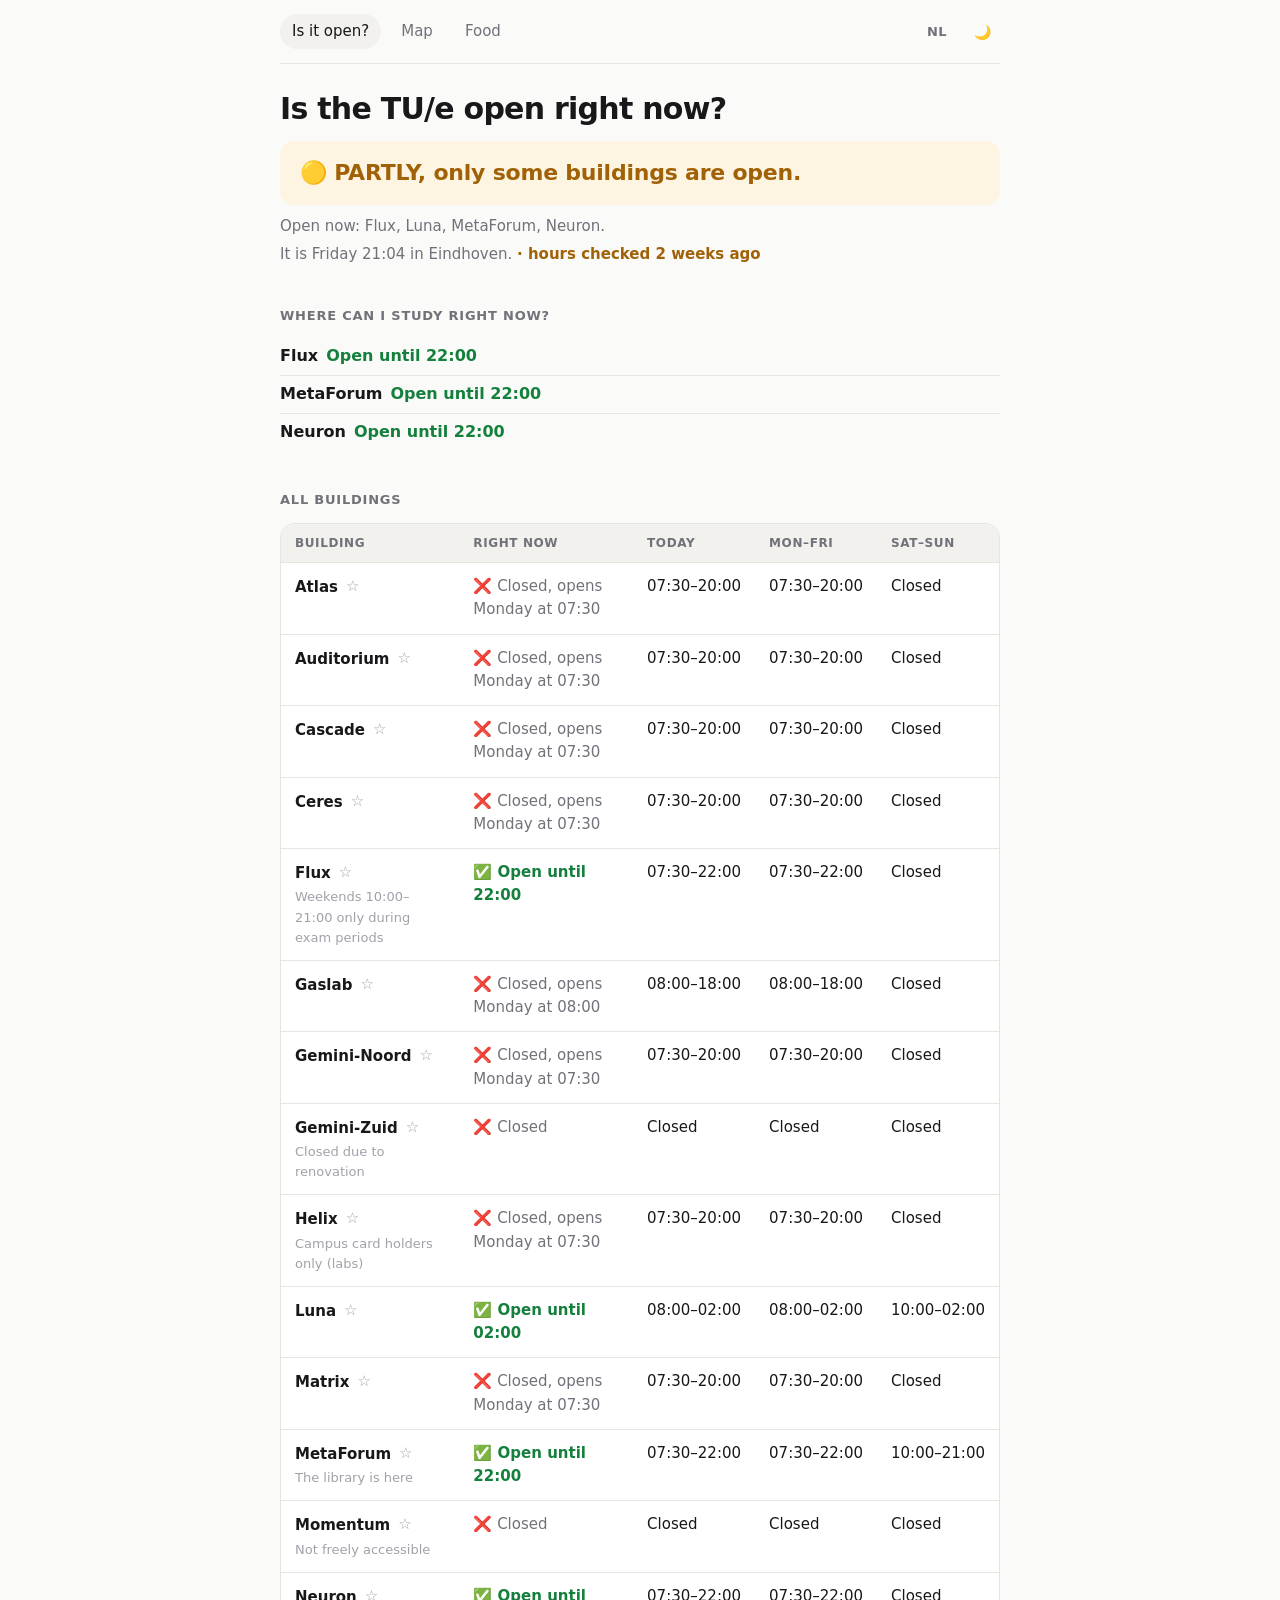
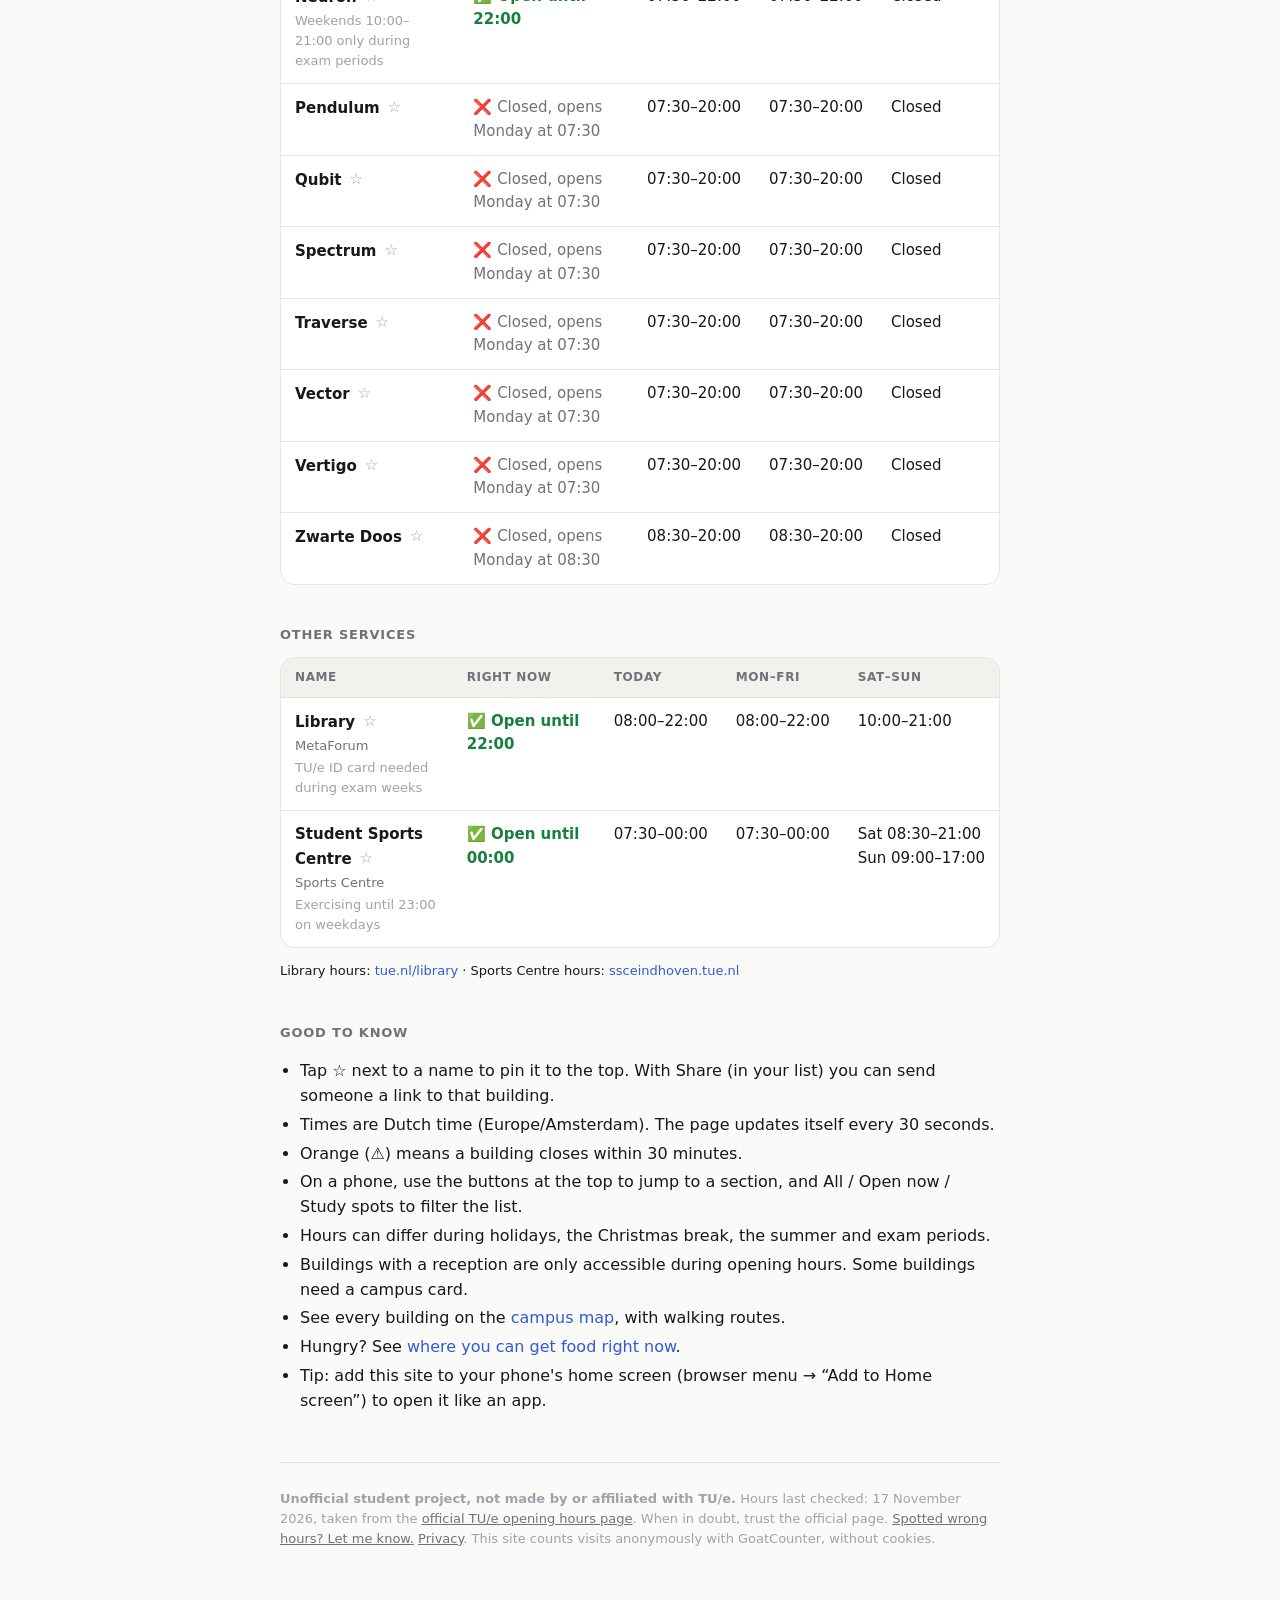
<file: index.html>
<!DOCTYPE html>
<html lang="en">
<head>
<meta charset="utf-8">
<meta name="viewport" content="width=device-width, initial-scale=1">
<title>Is the TU/e open?</title>
<meta name="description" content="Which TU/e campus buildings are open right now? Live opening hours for every building, a campus map with walking routes, where to study and where to eat.">
<link rel="icon" type="image/png" href="img/favicon.png">
<meta property="og:type" content="website">
<meta property="og:site_name" content="Is the TU/e open?">
<meta property="og:title" content="Is the TU/e open?">
<meta property="og:description" content="Which TU/e buildings are open right now? Live opening hours, a campus map with walking routes, and where to eat.">
<meta property="og:url" content="https://istueopen.nl/">
<meta property="og:image" content="https://istueopen.nl/img/preview.png">
<meta property="og:image:width" content="1200">
<meta property="og:image:height" content="630">
<meta property="og:image:alt" content="Is the TU/e open? Live opening hours for every building.">
<meta name="twitter:card" content="summary_large_image">
<link rel="canonical" href="https://istueopen.nl/">
<link rel="alternate" hreflang="en" href="https://istueopen.nl/">
<link rel="alternate" hreflang="nl" href="https://istueopen.nl/nl/">
<link rel="manifest" href="manifest.webmanifest">
<link rel="apple-touch-icon" href="apple-touch-icon.png">
<meta name="theme-color" content="#fafaf8" media="(prefers-color-scheme: light)">
<meta name="theme-color" content="#111113" media="(prefers-color-scheme: dark)">
<link rel="stylesheet" href="css/style.css">
<script src="js/site.js"></script>
</head>
<body>

<nav>
  <a href="./" aria-current="page">Is it open?</a> |
  <a href="map">Map</a> |
  <a href="food">Food</a> |
  <a href="nl/" hreflang="nl" lang="nl" aria-label="Nederlands" title="Nederlands">NL</a>
</nav>
<hr>

<div id="banner" hidden></div>

<h1>Is the TU/e open right now?</h1>
<h2 id="answer">Checking…</h2>
<p id="summary"></p>
<p id="clock"></p>
<div class="jump" role="navigation" aria-label="On this page"></div>
<p id="weather" hidden></p>
<p id="exam" hidden></p>
<hr>
<div id="mine" hidden data-jump="Your buildings"></div>

<noscript>
  <p><b>Turn on JavaScript to see which buildings are open right now.</b>
  You can also check the <a href="https://www.tue.nl/en/our-university/tue-campus/buildings/opening-hours-buildings">official opening hours</a>.</p>
</noscript>

<h2 id="where-to-study" data-jump="Study spots">Where can I study right now?</h2>
<div id="study"></div>

<h2 id="all" data-jump="All buildings">All buildings</h2>
<table border="1" cellpadding="6" cellspacing="0">
  <thead id="head"></thead>
  <tbody id="buildings"></tbody>
</table>

<h2 id="other-services" data-jump="Services">Other services</h2>
<table border="1" cellpadding="6" cellspacing="0">
  <thead id="services-head"></thead>
  <tbody id="services"></tbody>
</table>
<p><small>Library hours: <a href="https://www.tue.nl/library">tue.nl/library</a> · Sports Centre hours: <a href="https://ssceindhoven.tue.nl/en/">ssceindhoven.tue.nl</a></small></p>

<h2 id="info" data-jump="Good to know">Good to know</h2>
<ul>
  <li>Tap ☆ next to a name to pin it to the top. With Share (in your list) you can send someone a link to that building.</li>
  <li>Times are Dutch time (Europe/Amsterdam). The page updates itself every 30 seconds.</li>
  <li>Orange (⚠️) means a building closes within 30 minutes.</li>
  <li>On a phone, use the buttons at the top to jump to a section, and All / Open now / Study spots to filter the list.</li>
  <li>Hours can differ during holidays, the Christmas break, the summer and exam periods.</li>
  <li>Buildings with a reception are only accessible during opening hours. Some buildings need a campus card.</li>
  <li>See every building on the <a href="map">campus map</a>, with walking routes.</li>
  <li>Hungry? See <a href="food">where you can get food right now</a>.</li>
  <li>Tip: add this site to your phone's home screen (browser menu → “Add to Home screen”) to open it like an app.</li>
</ul>

<hr>
<footer>
  <p><small>
    <b>Unofficial student project, not made by or affiliated with TU/e.</b>
    Hours last checked: <span id="checked"></span>, taken from the
    <a href="https://www.tue.nl/en/our-university/tue-campus/buildings/opening-hours-buildings">official TU/e opening hours page</a>.
    When in doubt, trust the official page.
    <a href="report">Spotted wrong hours? Let me know.</a>
    <a href="privacy">Privacy</a>.
    This site counts visits anonymously with GoatCounter, without cookies.
  </small></p>
</footer>

<script src="js/hours.js"></script>
<script src="js/open.js"></script>
<script>
function render() {
  var now = amsterdamNow();
  renderBanner("banner", now);
  renderTable("head", "buildings", window.BUILDINGS, now, false);
  renderTable("services-head", "services", window.SERVICES, now, true);
  renderWeather("weather", now);
  renderExam("exam", now);
  renderMine("mine", window.BUILDINGS.concat(window.SERVICES), now, "Your buildings");

  var withHours = window.BUILDINGS.filter(function (b) { return b.weekdays || b.weekend; });
  var open = withHours.filter(function (b) { return status(b, now).open; });
  var answer = document.getElementById("answer"), summary = document.getElementById("summary");
  if (open.length === 0) {
    answer.textContent = "❌ NO, all buildings are closed.";
    summary.textContent = "Check the list below to see when your building opens again.";
  } else if (open.length >= withHours.length - 1) {
    answer.textContent = "✅ YES, the campus is open!";
    summary.textContent = open.length + " of " + withHours.length + " buildings are open.";
  } else {
    answer.textContent = "🟡 PARTLY, only some buildings are open.";
    summary.textContent = "Open now: " + open.map(function (b) { return nameOf(b); }).join(", ") + ".";
  }
  var hol = holidayWarning(now);
  if (hol) {
    answer.textContent = "⚠️ NOT SURE, it's " + hol + ".";
    summary.textContent = "Hours may be different today. The lists below show the normal hours.";
  }
  document.getElementById("clock").textContent = "It is " + DAYS[now.day] + " " + now.time + " in Eindhoven.";
  addChecked(document.getElementById("clock"), now);

  var box = document.getElementById("study");
  box.replaceChildren();
  var study = window.BUILDINGS.filter(function (b) { return b.study; });
  var openStudy = study.filter(function (b) { return status(b, now).open; })
    .sort(function (a, b) { return status(b, now).until - status(a, now).until; });
  var ul = el("ul");
  if (openStudy.length) {
    openStudy.forEach(function (b) {
      var li = el("li"), st = el("span", status(b, now).text.replace(/^✅ /, "")); st.className = statusClass(status(b, now));
      li.append(el("b", nameOf(b)), " ", st);
      var nx = nextText(b, study, now); if (nx) { var ns = el("span", nx.replace(/^ → /, "→ ")); ns.className = "next"; li.append(ns); }
      ul.append(li);
    });
    box.append(ul);
  } else {
    box.append(el("p", "No study buildings are open right now. Next openings:"));
    study.forEach(function (b) {
      var li = el("li"); li.append(el("b", nameOf(b)), el("span", status(b, now).text.replace(/^❌ Closed, /, "")));
      ul.append(li);
    });
    box.append(ul);
  }
}

document.getElementById("checked").textContent = checkedText();
keepFresh(render);
</script>
<!-- goatcounter -->
<script data-goatcounter="https://istueopen.goatcounter.com/count" async src="//gc.zgo.at/count.js"></script>
</body>
</html>
</file>
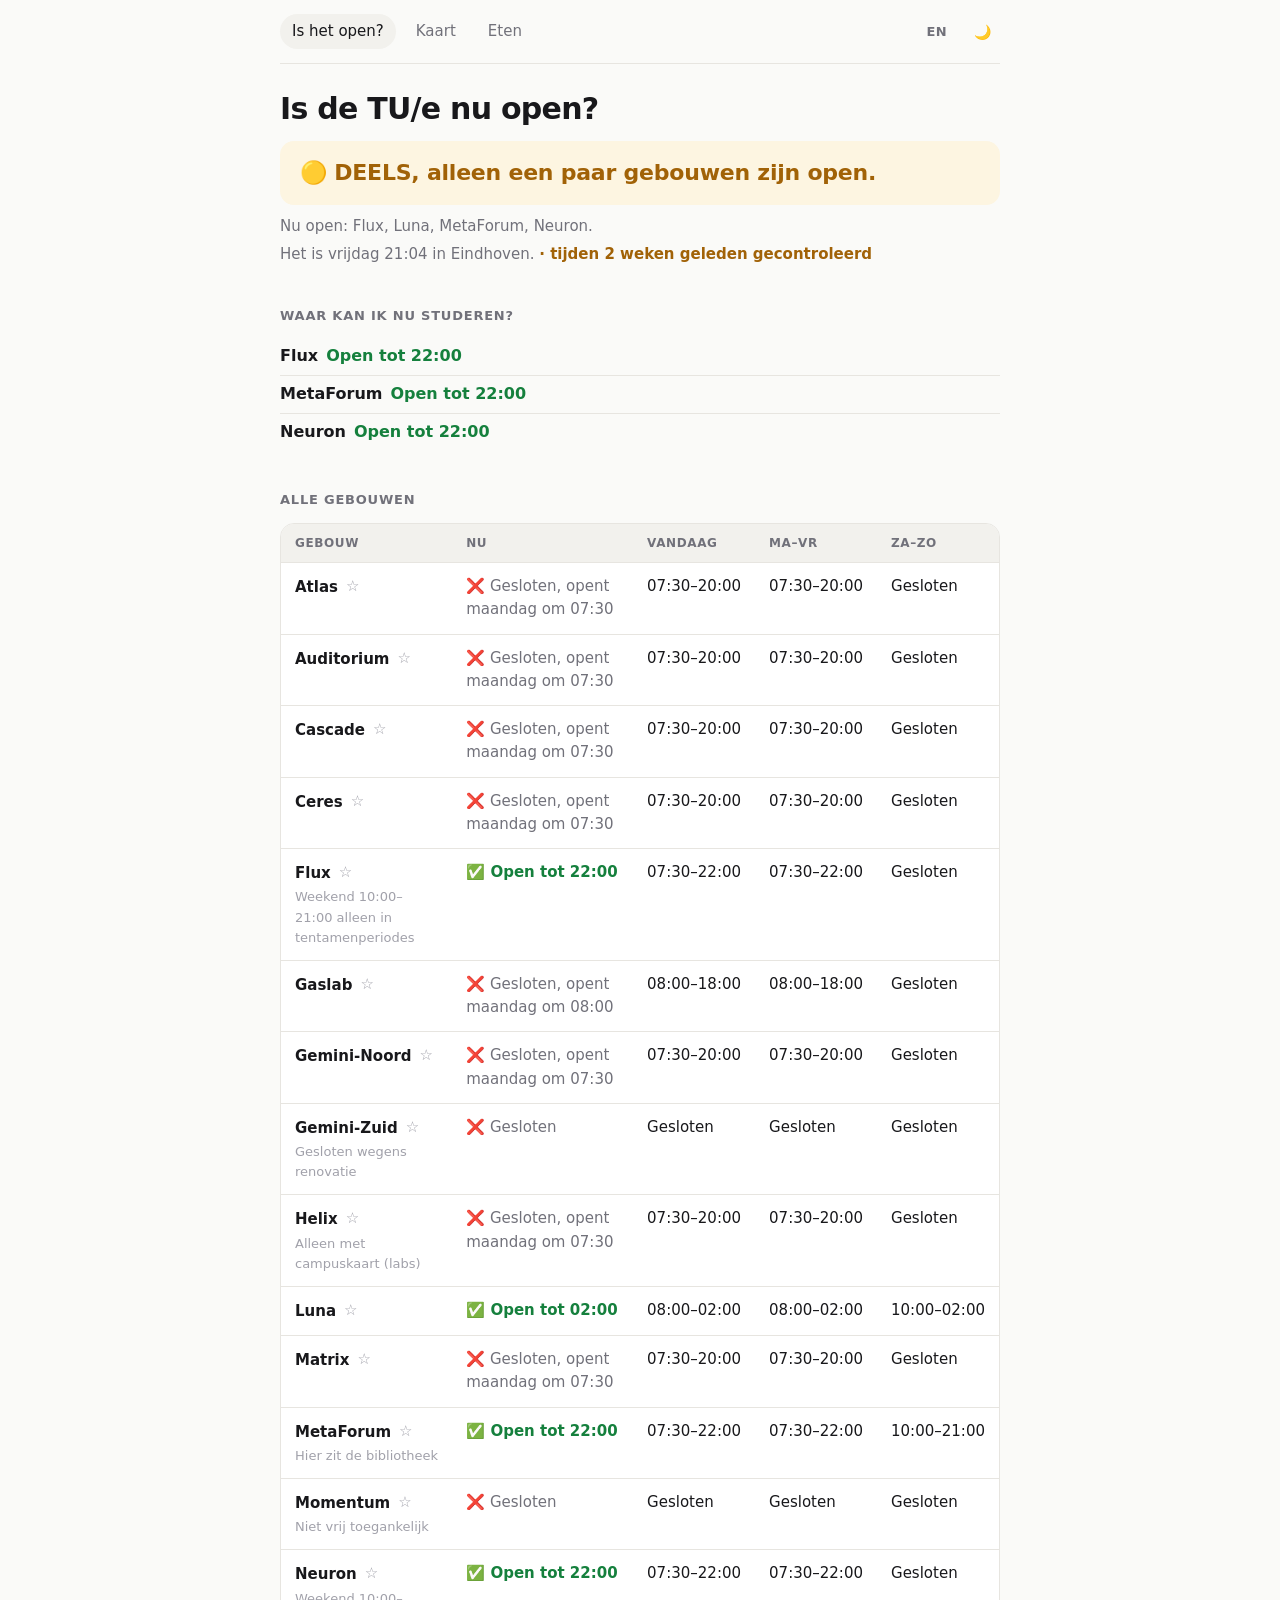
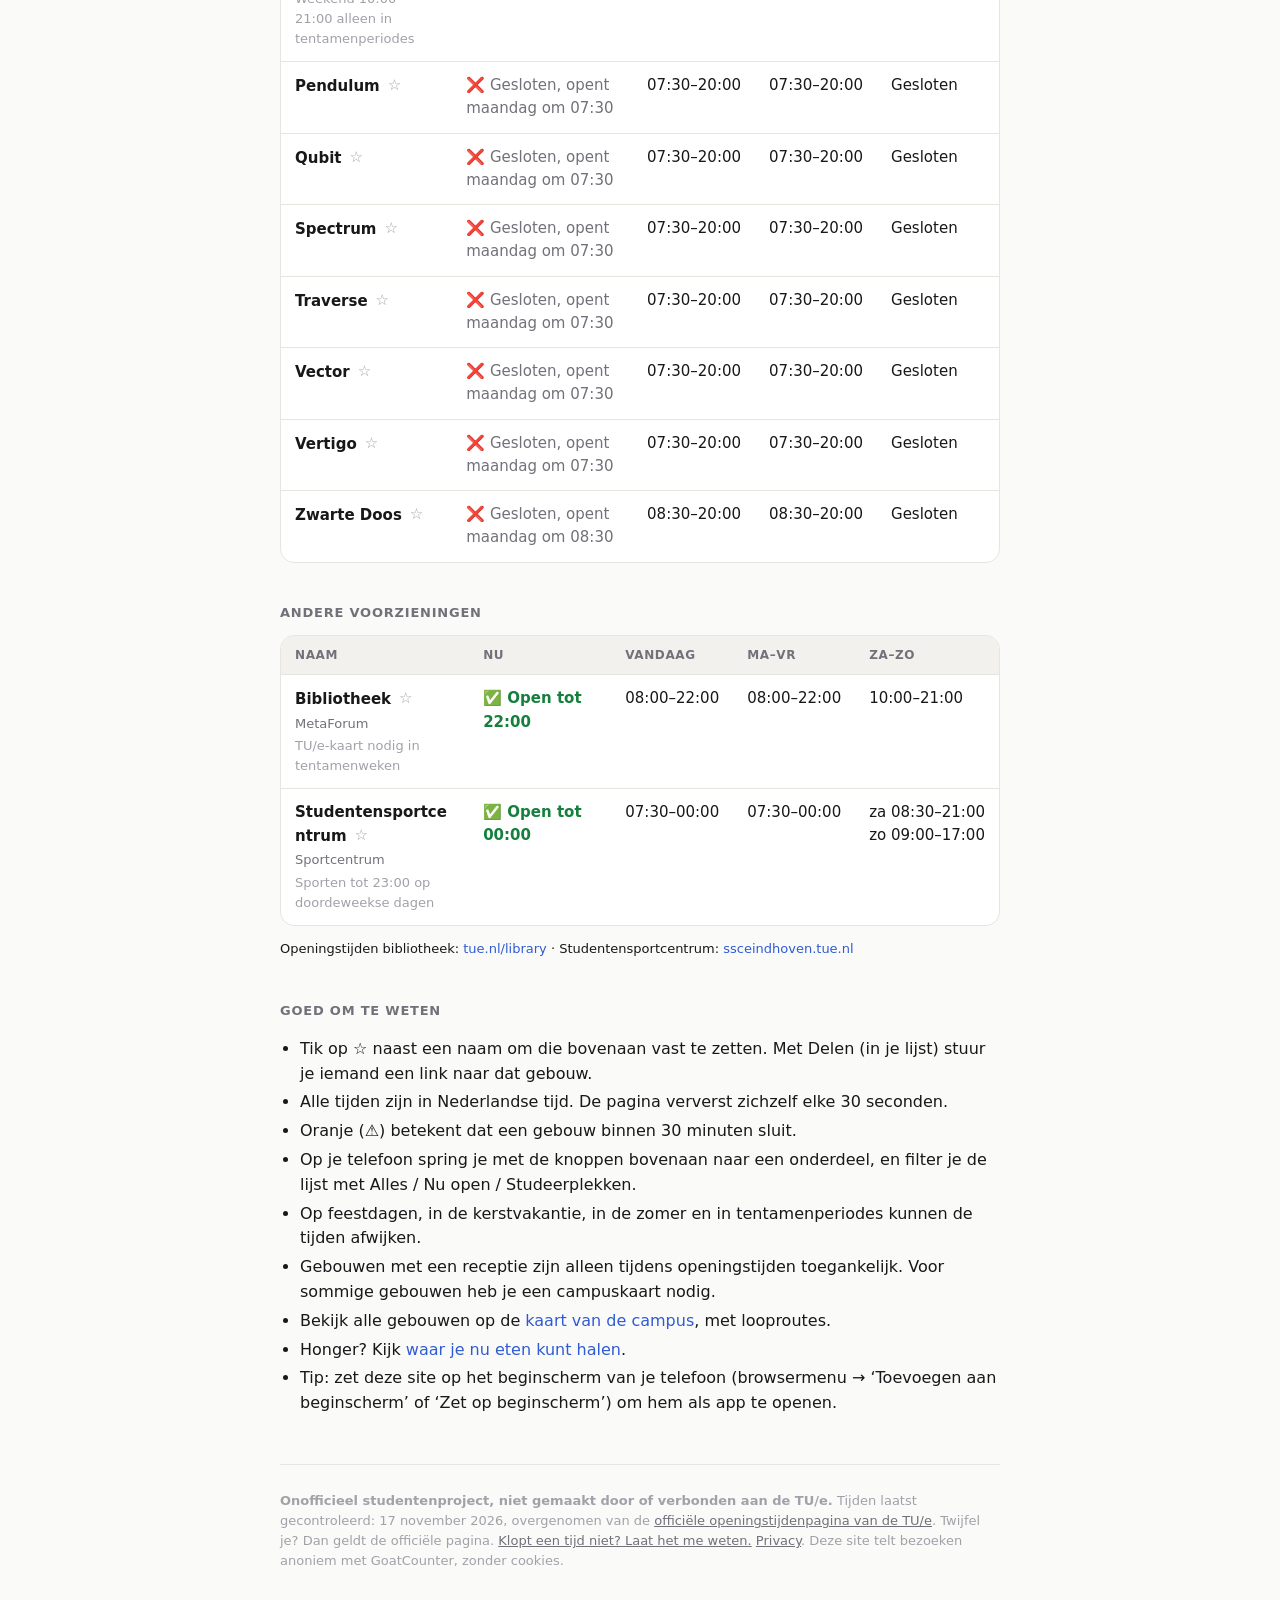
<file: nl/index.html>
<!DOCTYPE html>
<html lang="nl">
<head>
<meta charset="utf-8">
<meta name="viewport" content="width=device-width, initial-scale=1">
<title>Is de TU/e open?</title>
<meta name="description" content="Welke TU/e-gebouwen zijn nu open? Live openingstijden van alle gebouwen, een kaart van de campus met looproutes, studieplekken en eten.">
<link rel="icon" type="image/png" href="../img/favicon.png">
<meta property="og:type" content="website">
<meta property="og:site_name" content="Is de TU/e open?">
<meta property="og:title" content="Is de TU/e open?">
<meta property="og:description" content="Welke TU/e-gebouwen zijn nu open? Live openingstijden, een kaart met looproutes en waar je kunt eten.">
<meta property="og:url" content="https://istueopen.nl/nl/">
<meta property="og:image" content="https://istueopen.nl/img/preview-nl.png">
<meta property="og:image:width" content="1200">
<meta property="og:image:height" content="630">
<meta property="og:image:alt" content="Is de TU/e open? Live openingstijden van alle gebouwen.">
<meta name="twitter:card" content="summary_large_image">
<link rel="canonical" href="https://istueopen.nl/nl/">
<link rel="alternate" hreflang="en" href="https://istueopen.nl/">
<link rel="alternate" hreflang="nl" href="https://istueopen.nl/nl/">
<link rel="manifest" href="manifest.webmanifest">
<link rel="apple-touch-icon" href="../apple-touch-icon.png">
<meta name="theme-color" content="#fafaf8" media="(prefers-color-scheme: light)">
<meta name="theme-color" content="#111113" media="(prefers-color-scheme: dark)">
<link rel="stylesheet" href="../css/style.css">
<script src="../js/site.js"></script>
</head>
<body>

<nav>
  <a href="./" aria-current="page">Is het open?</a> |
  <a href="kaart">Kaart</a> |
  <a href="eten">Eten</a> |
  <a href="../" hreflang="en" lang="en" aria-label="English" title="English">EN</a>
</nav>
<hr>

<div id="banner" hidden></div>

<h1>Is de TU/e nu open?</h1>
<h2 id="answer">Even kijken…</h2>
<p id="summary"></p>
<p id="clock"></p>
<div class="jump" role="navigation" aria-label="Op deze pagina"></div>
<p id="weather" hidden></p>
<p id="exam" hidden></p>
<hr>
<div id="mine" hidden data-jump="Jouw gebouwen"></div>

<noscript>
  <p><b>Zet JavaScript aan om te zien welke gebouwen nu open zijn.</b>
  Je kunt ook de <a href="https://www.tue.nl/en/our-university/tue-campus/buildings/opening-hours-buildings">officiële openingstijden</a> bekijken.</p>
</noscript>

<h2 id="where-to-study" data-jump="Studeerplekken">Waar kan ik nu studeren?</h2>
<div id="study"></div>

<h2 id="all" data-jump="Alle gebouwen">Alle gebouwen</h2>
<table border="1" cellpadding="6" cellspacing="0">
  <thead id="head"></thead>
  <tbody id="buildings"></tbody>
</table>

<h2 id="other-services" data-jump="Voorzieningen">Andere voorzieningen</h2>
<table border="1" cellpadding="6" cellspacing="0">
  <thead id="services-head"></thead>
  <tbody id="services"></tbody>
</table>
<p><small>Openingstijden bibliotheek: <a href="https://www.tue.nl/library">tue.nl/library</a> · Studentensportcentrum: <a href="https://ssceindhoven.tue.nl/en/">ssceindhoven.tue.nl</a></small></p>

<h2 id="info" data-jump="Goed om te weten">Goed om te weten</h2>
<ul>
  <li>Tik op ☆ naast een naam om die bovenaan vast te zetten. Met Delen (in je lijst) stuur je iemand een link naar dat gebouw.</li>
  <li>Alle tijden zijn in Nederlandse tijd. De pagina ververst zichzelf elke 30 seconden.</li>
  <li>Oranje (⚠️) betekent dat een gebouw binnen 30 minuten sluit.</li>
  <li>Op je telefoon spring je met de knoppen bovenaan naar een onderdeel, en filter je de lijst met Alles / Nu open / Studeerplekken.</li>
  <li>Op feestdagen, in de kerstvakantie, in de zomer en in tentamenperiodes kunnen de tijden afwijken.</li>
  <li>Gebouwen met een receptie zijn alleen tijdens openingstijden toegankelijk. Voor sommige gebouwen heb je een campuskaart nodig.</li>
  <li>Bekijk alle gebouwen op de <a href="kaart">kaart van de campus</a>, met looproutes.</li>
  <li>Honger? Kijk <a href="eten">waar je nu eten kunt halen</a>.</li>
  <li>Tip: zet deze site op het beginscherm van je telefoon (browsermenu → ‘Toevoegen aan beginscherm’ of ‘Zet op beginscherm’) om hem als app te openen.</li>
</ul>

<hr>
<footer>
  <p><small>
    <b>Onofficieel studentenproject, niet gemaakt door of verbonden aan de TU/e.</b>
    Tijden laatst gecontroleerd: <span id="checked"></span>, overgenomen van de
    <a href="https://www.tue.nl/en/our-university/tue-campus/buildings/opening-hours-buildings">officiële openingstijdenpagina van de TU/e</a>.
    Twijfel je? Dan geldt de officiële pagina.
    <a href="melden">Klopt een tijd niet? Laat het me weten.</a>
    <a href="privacy">Privacy</a>.
    Deze site telt bezoeken anoniem met GoatCounter, zonder cookies.
  </small></p>
</footer>

<script src="../js/hours.js"></script>
<script src="../js/open.js"></script>
<script>
function render() {
  var now = amsterdamNow();
  renderBanner("banner", now);
  renderTable("head", "buildings", window.BUILDINGS, now, false);
  renderTable("services-head", "services", window.SERVICES, now, true);
  renderWeather("weather", now);
  renderExam("exam", now);
  renderMine("mine", window.BUILDINGS.concat(window.SERVICES), now, "Jouw gebouwen");

  var withHours = window.BUILDINGS.filter(function (b) { return b.weekdays || b.weekend; });
  var open = withHours.filter(function (b) { return status(b, now).open; });
  var answer = document.getElementById("answer"), summary = document.getElementById("summary");
  if (open.length === 0) {
    answer.textContent = "❌ NEE, alle gebouwen zijn dicht.";
    summary.textContent = "In de lijst hieronder zie je wanneer je gebouw weer opengaat.";
  } else if (open.length >= withHours.length - 1) {
    answer.textContent = "✅ JA, de campus is open!";
    summary.textContent = open.length + " van de " + withHours.length + " gebouwen zijn open.";
  } else {
    answer.textContent = "🟡 DEELS, alleen een paar gebouwen zijn open.";
    summary.textContent = "Nu open: " + open.map(function (b) { return nameOf(b); }).join(", ") + ".";
  }
  var hol = holidayWarning(now);
  if (hol) {
    answer.textContent = "⚠️ NIET ZEKER, het is " + hol + ".";
    summary.textContent = "Vandaag kunnen de tijden anders zijn. In de lijsten hieronder staan de normale tijden.";
  }
  document.getElementById("clock").textContent = "Het is " + DAYS[now.day] + " " + now.time + " in Eindhoven.";
  addChecked(document.getElementById("clock"), now);

  var box = document.getElementById("study");
  box.replaceChildren();
  var study = window.BUILDINGS.filter(function (b) { return b.study; });
  var openStudy = study.filter(function (b) { return status(b, now).open; })
    .sort(function (a, b) { return status(b, now).until - status(a, now).until; });
  var ul = el("ul");
  if (openStudy.length) {
    openStudy.forEach(function (b) {
      var li = el("li"), st = el("span", status(b, now).text.replace(/^✅ /, "")); st.className = statusClass(status(b, now));
      li.append(el("b", nameOf(b)), " ", st);
      var nx = nextText(b, study, now); if (nx) { var ns = el("span", nx.replace(/^ → /, "→ ")); ns.className = "next"; li.append(ns); }
      ul.append(li);
    });
    box.append(ul);
  } else {
    box.append(el("p", "Er is nu geen studiegebouw open. Ze gaan weer open:"));
    study.forEach(function (b) {
      var li = el("li"); li.append(el("b", nameOf(b)), el("span", status(b, now).text.replace(/^❌ Gesloten, /, "")));
      ul.append(li);
    });
    box.append(ul);
  }
}

document.getElementById("checked").textContent = checkedText();
keepFresh(render);
</script>
<!-- goatcounter -->
<script data-goatcounter="https://istueopen.goatcounter.com/count" async src="//gc.zgo.at/count.js"></script>
</body>
</html>
</file>
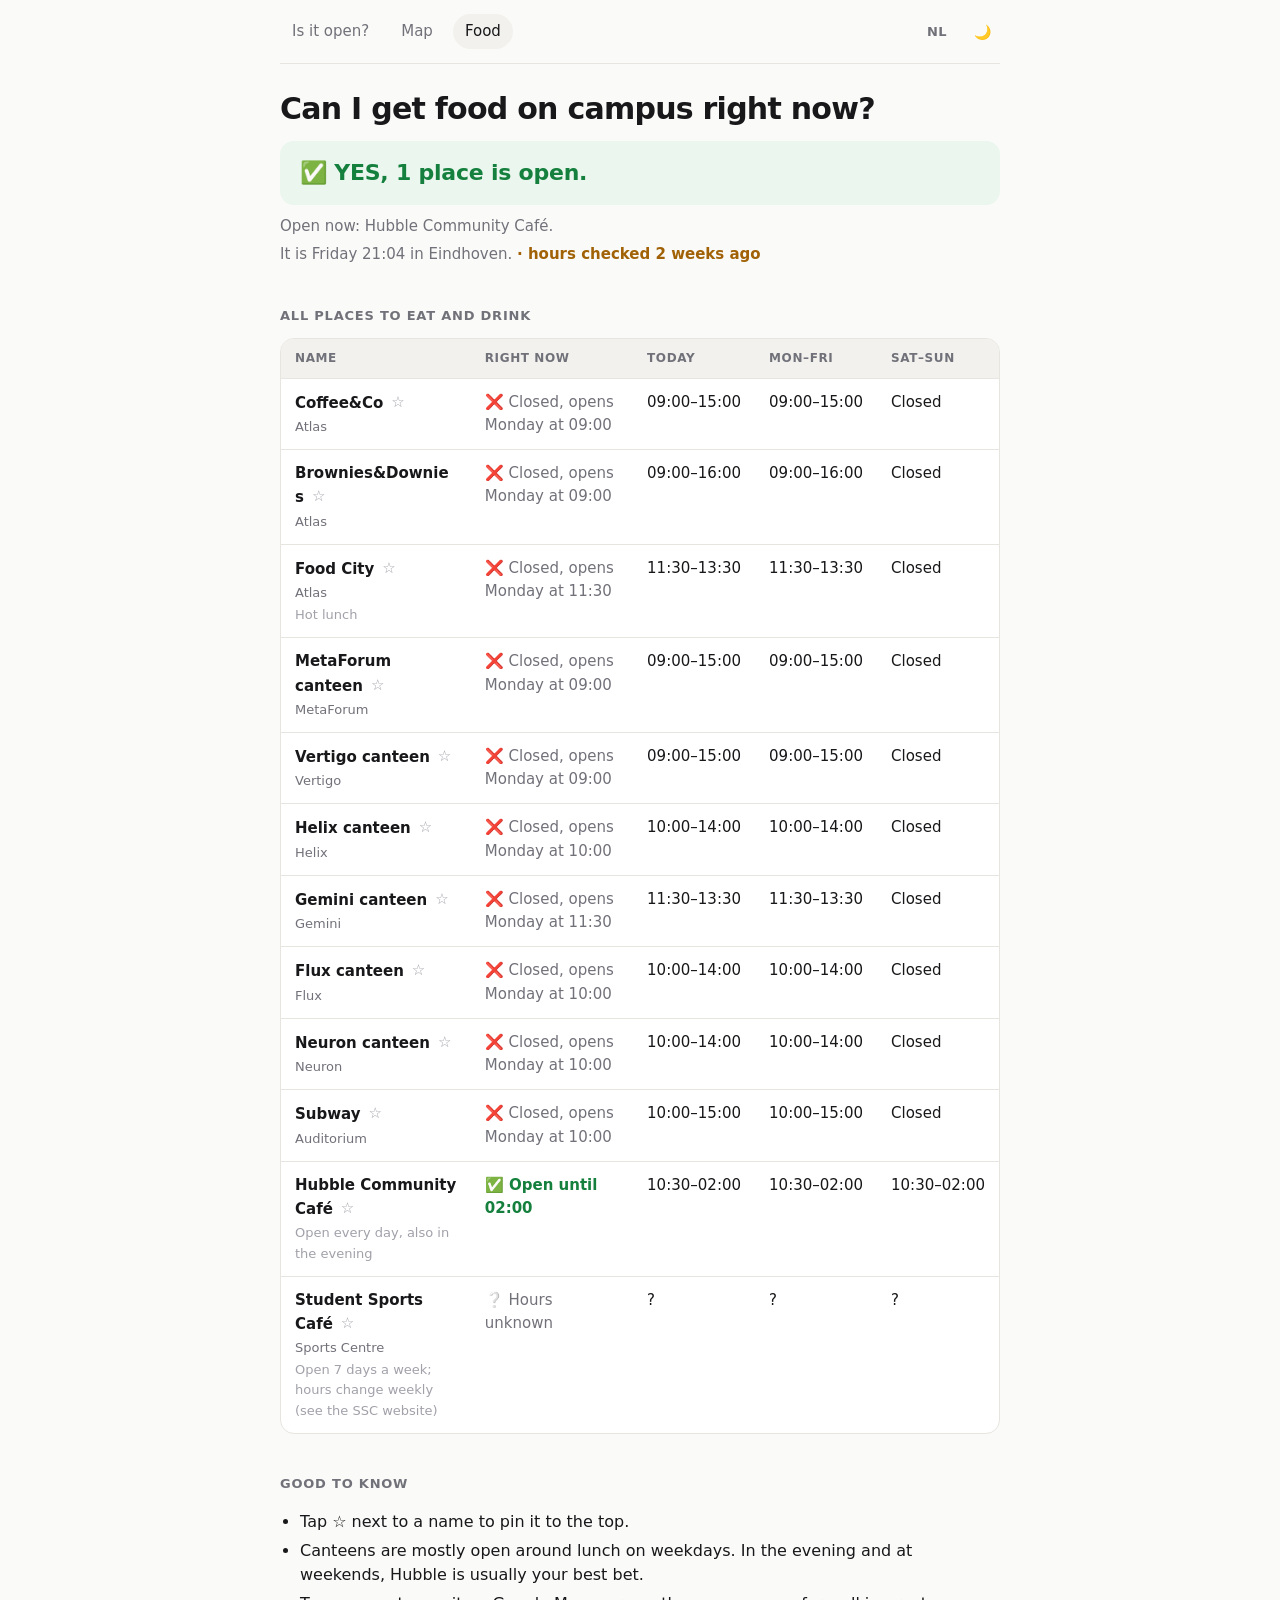
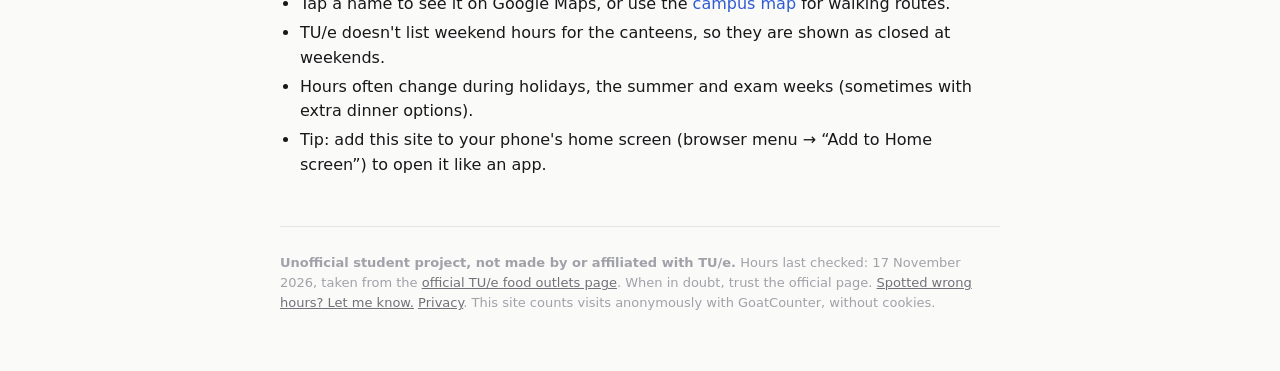
<file: food.html>
<!DOCTYPE html>
<html lang="en">
<head>
<meta charset="utf-8">
<meta name="viewport" content="width=device-width, initial-scale=1">
<title>Can I get food on campus? – Is the TU/e open?</title>
<meta name="description" content="Which TU/e canteens, coffee bars and cafés are open right now?">
<link rel="icon" type="image/png" href="img/favicon.png">
<meta property="og:type" content="website">
<meta property="og:site_name" content="Is the TU/e open?">
<meta property="og:title" content="Can I get food on campus? – Is the TU/e open?">
<meta property="og:description" content="Which TU/e canteens, coffee bars and cafés are open right now?">
<meta property="og:url" content="https://istueopen.nl/food">
<meta property="og:image" content="https://istueopen.nl/img/preview.png">
<meta property="og:image:width" content="1200">
<meta property="og:image:height" content="630">
<meta property="og:image:alt" content="Is the TU/e open? Live opening hours for every building.">
<meta name="twitter:card" content="summary_large_image">
<link rel="canonical" href="https://istueopen.nl/food">
<link rel="alternate" hreflang="en" href="https://istueopen.nl/food">
<link rel="alternate" hreflang="nl" href="https://istueopen.nl/nl/eten">
<link rel="manifest" href="manifest.webmanifest">
<link rel="apple-touch-icon" href="apple-touch-icon.png">
<meta name="theme-color" content="#fafaf8" media="(prefers-color-scheme: light)">
<meta name="theme-color" content="#111113" media="(prefers-color-scheme: dark)">
<link rel="stylesheet" href="css/style.css">
<script src="js/site.js"></script>
</head>
<body>

<nav>
  <a href="./">Is it open?</a> |
  <a href="map">Map</a> |
  <a href="food" aria-current="page">Food</a> |
  <a href="nl/eten" hreflang="nl" lang="nl" aria-label="Nederlands" title="Nederlands">NL</a>
</nav>
<hr>

<div id="banner" hidden></div>

<h1>Can I get food on campus right now?</h1>
<h2 id="answer">Checking…</h2>
<p id="summary"></p>
<p id="clock"></p>
<div class="jump" role="navigation" aria-label="On this page"></div>
<hr>
<div id="mine" hidden data-jump="Your places"></div>

<noscript>
  <p><b>Turn on JavaScript to see what's open right now.</b>
  You can also check the <a href="https://www.tue.nl/en/our-university/about-the-university/facilities/catering">official TU/e food outlets page</a>.</p>
</noscript>

<h2 id="all" data-jump="All places">All places to eat and drink</h2>
<table border="1" cellpadding="6" cellspacing="0">
  <thead id="head"></thead>
  <tbody id="food"></tbody>
</table>

<h2 id="info" data-jump="Good to know">Good to know</h2>
<ul>
  <li>Tap ☆ next to a name to pin it to the top.</li>
  <li>Canteens are mostly open around lunch on weekdays. In the evening and at weekends, Hubble is usually your best bet.</li>
  <li>Tap a name to see it on Google Maps, or use the <a href="map">campus map</a> for walking routes.</li>
  <li>TU/e doesn't list weekend hours for the canteens, so they are shown as closed at weekends.</li>
  <li>Hours often change during holidays, the summer and exam weeks (sometimes with extra dinner options).</li>
  <li>Tip: add this site to your phone's home screen (browser menu → “Add to Home screen”) to open it like an app.</li>
</ul>

<hr>
<footer>
  <p><small>
    <b>Unofficial student project, not made by or affiliated with TU/e.</b>
    Hours last checked: <span id="checked"></span>, taken from the
    <a href="https://www.tue.nl/en/our-university/about-the-university/facilities/catering">official TU/e food outlets page</a>.
    When in doubt, trust the official page.
    <a href="report">Spotted wrong hours? Let me know.</a>
    <a href="privacy">Privacy</a>.
    This site counts visits anonymously with GoatCounter, without cookies.
  </small></p>
</footer>

<script src="js/hours.js"></script>
<script src="js/open.js"></script>
<script>
function render() {
  var now = amsterdamNow();
  renderBanner("banner", now);
  renderTable("head", "food", window.FOOD, now, true);
  renderMine("mine", window.FOOD, now, "Your places");

  var known = window.FOOD.filter(function (f) { return !f.unknown; });
  var open = known.filter(function (f) { return status(f, now).open; });
  var answer = document.getElementById("answer"), summary = document.getElementById("summary");
  if (open.length === 0) {
    answer.textContent = "❌ NO, everything with known hours is closed.";
    summary.textContent = "Check the list below for the next opening. The Student Sports Café is open 7 days a week (hours on its website).";
  } else {
    answer.textContent = "✅ YES, " + open.length + (open.length === 1 ? " place is" : " places are") + " open.";
    summary.textContent = "Open now: " + open.map(function (f) {
      return nameOf(f) + (f.building ? " (" + buildingOf(f) + ")" : "");
    }).join(", ") + ".";
  }
  var hol = holidayWarning(now);
  if (hol) {
    answer.textContent = "⚠️ NOT SURE, it's " + hol + ".";
    summary.textContent = "Hours may be different today. The list below shows the normal hours.";
  }
  document.getElementById("clock").textContent = "It is " + DAYS[now.day] + " " + now.time + " in Eindhoven.";
  addChecked(document.getElementById("clock"), now);
}

document.getElementById("checked").textContent = checkedText();
keepFresh(render);
</script>
<!-- goatcounter -->
<script data-goatcounter="https://istueopen.goatcounter.com/count" async src="//gc.zgo.at/count.js"></script>
</body>
</html>
</file>
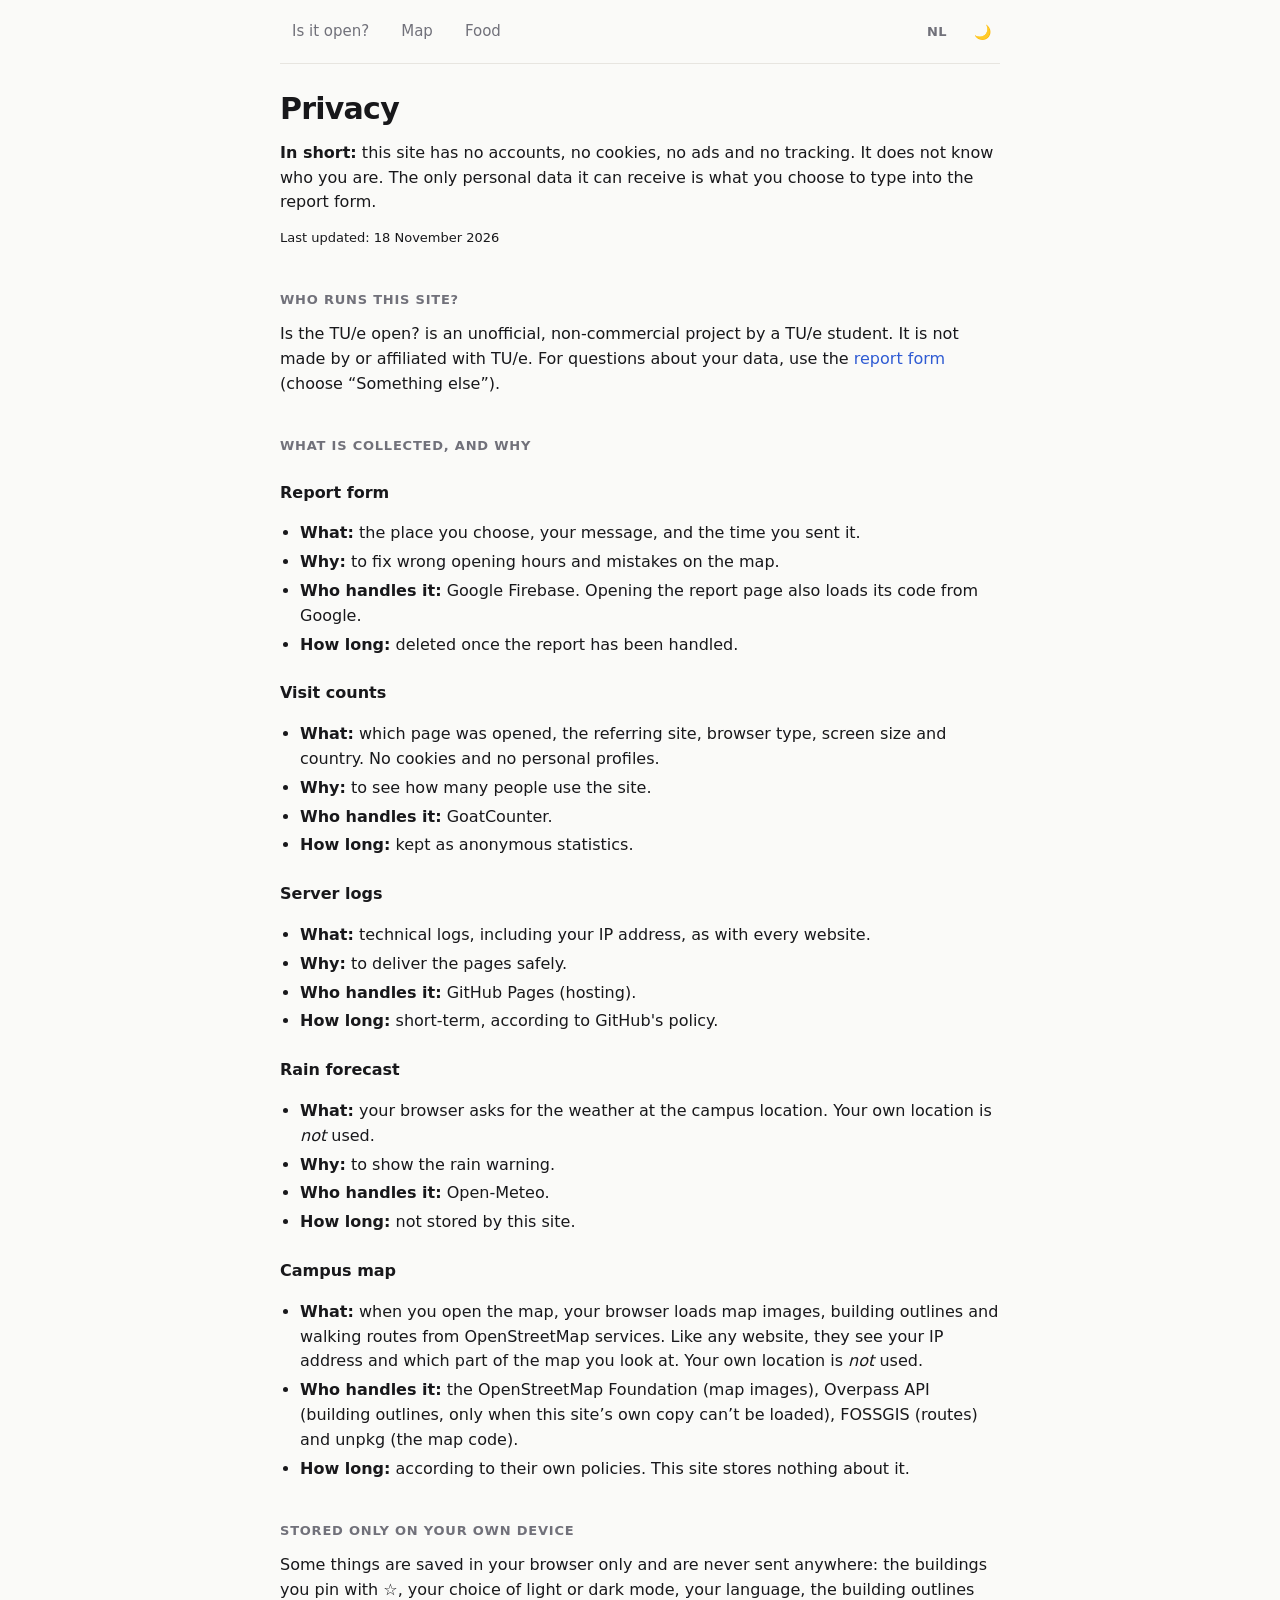
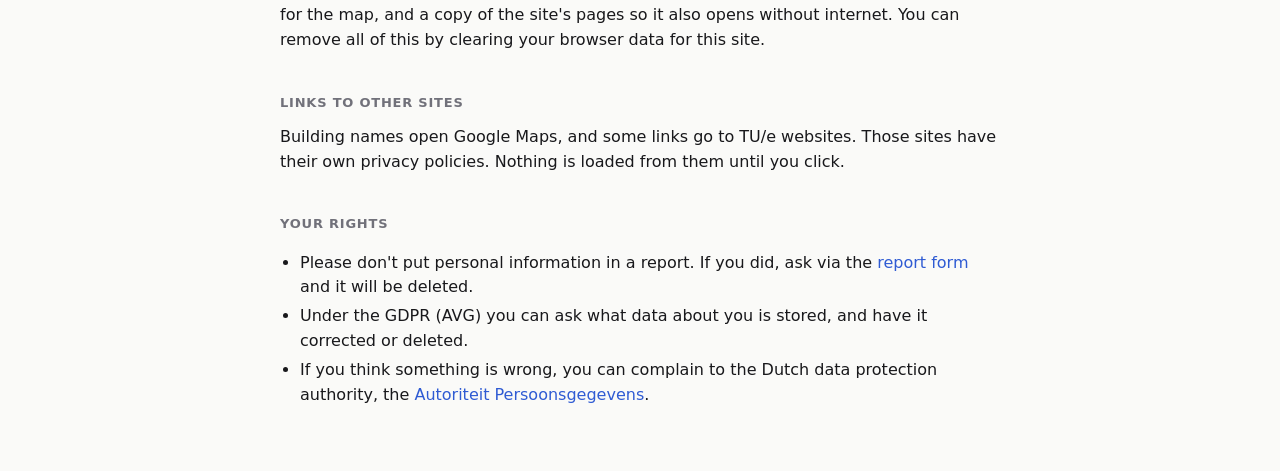
<file: privacy.html>
<!DOCTYPE html>
<html lang="en">
<head>
<meta charset="utf-8">
<meta name="viewport" content="width=device-width, initial-scale=1">
<title>Privacy – Is the TU/e open?</title>
<link rel="icon" type="image/png" href="img/favicon.png">
<link rel="alternate" hreflang="en" href="https://istueopen.nl/privacy">
<link rel="alternate" hreflang="nl" href="https://istueopen.nl/nl/privacy">
<link rel="stylesheet" href="css/style.css">
<script src="js/site.js"></script>
</head>
<body>

<nav>
  <a href="./">Is it open?</a> |
  <a href="map">Map</a> |
  <a href="food">Food</a> |
  <a href="nl/privacy" hreflang="nl" lang="nl" aria-label="Nederlands" title="Nederlands">NL</a>
</nav>
<hr>

<h1>Privacy</h1>
<p><b>In short:</b> this site has no accounts, no cookies, no ads and no tracking. It does not know who you are.
The only personal data it can receive is what you choose to type into the report form.</p>
<p><small>Last updated: 18 November 2026</small></p>

<h2>Who runs this site?</h2>
<p>Is the TU/e open? is an unofficial, non-commercial project by a TU/e student. It is not made by or affiliated with TU/e.
For questions about your data, use the <a href="report">report form</a> (choose “Something else”).</p>

<h2>What is collected, and why</h2>
<h3>Report form</h3>
<ul>
  <li><b>What:</b> the place you choose, your message, and the time you sent it.</li>
  <li><b>Why:</b> to fix wrong opening hours and mistakes on the map.</li>
  <li><b>Who handles it:</b> Google Firebase. Opening the report page also loads its code from Google.</li>
  <li><b>How long:</b> deleted once the report has been handled.</li>
</ul>

<h3>Visit counts</h3>
<ul>
  <li><b>What:</b> which page was opened, the referring site, browser type, screen size and country. No cookies and no personal profiles.</li>
  <li><b>Why:</b> to see how many people use the site.</li>
  <li><b>Who handles it:</b> GoatCounter.</li>
  <li><b>How long:</b> kept as anonymous statistics.</li>
</ul>

<h3>Server logs</h3>
<ul>
  <li><b>What:</b> technical logs, including your IP address, as with every website.</li>
  <li><b>Why:</b> to deliver the pages safely.</li>
  <li><b>Who handles it:</b> GitHub Pages (hosting).</li>
  <li><b>How long:</b> short-term, according to GitHub's policy.</li>
</ul>

<h3>Rain forecast</h3>
<ul>
  <li><b>What:</b> your browser asks for the weather at the campus location. Your own location is <i>not</i> used.</li>
  <li><b>Why:</b> to show the rain warning.</li>
  <li><b>Who handles it:</b> Open-Meteo.</li>
  <li><b>How long:</b> not stored by this site.</li>
</ul>

<h3>Campus map</h3>
<ul>
  <li><b>What:</b> when you open the map, your browser loads map images, building outlines and walking routes from OpenStreetMap services. Like any website, they see your IP address and which part of the map you look at. Your own location is <i>not</i> used.</li>
  <li><b>Who handles it:</b> the OpenStreetMap Foundation (map images), Overpass API (building outlines, only when this site’s own copy can’t be loaded), FOSSGIS (routes) and unpkg (the map code).</li>
  <li><b>How long:</b> according to their own policies. This site stores nothing about it.</li>
</ul>

<h2>Stored only on your own device</h2>
<p>Some things are saved in your browser only and are never sent anywhere: the buildings you pin with ☆, your choice of light or dark mode, your language, the building outlines for the map, and a copy of the site's pages so it also opens without internet.
You can remove all of this by clearing your browser data for this site.</p>

<h2>Links to other sites</h2>
<p>Building names open Google Maps, and some links go to TU/e websites. Those sites have their own privacy policies.
Nothing is loaded from them until you click.</p>

<h2>Your rights</h2>
<ul>
  <li>Please don't put personal information in a report. If you did, ask via the <a href="report">report form</a> and it will be deleted.</li>
  <li>Under the GDPR (AVG) you can ask what data about you is stored, and have it corrected or deleted.</li>
  <li>If you think something is wrong, you can complain to the Dutch data protection authority,
      the <a href="https://www.autoriteitpersoonsgegevens.nl/en">Autoriteit Persoonsgegevens</a>.</li>
</ul>

</body>
</html>
</file>
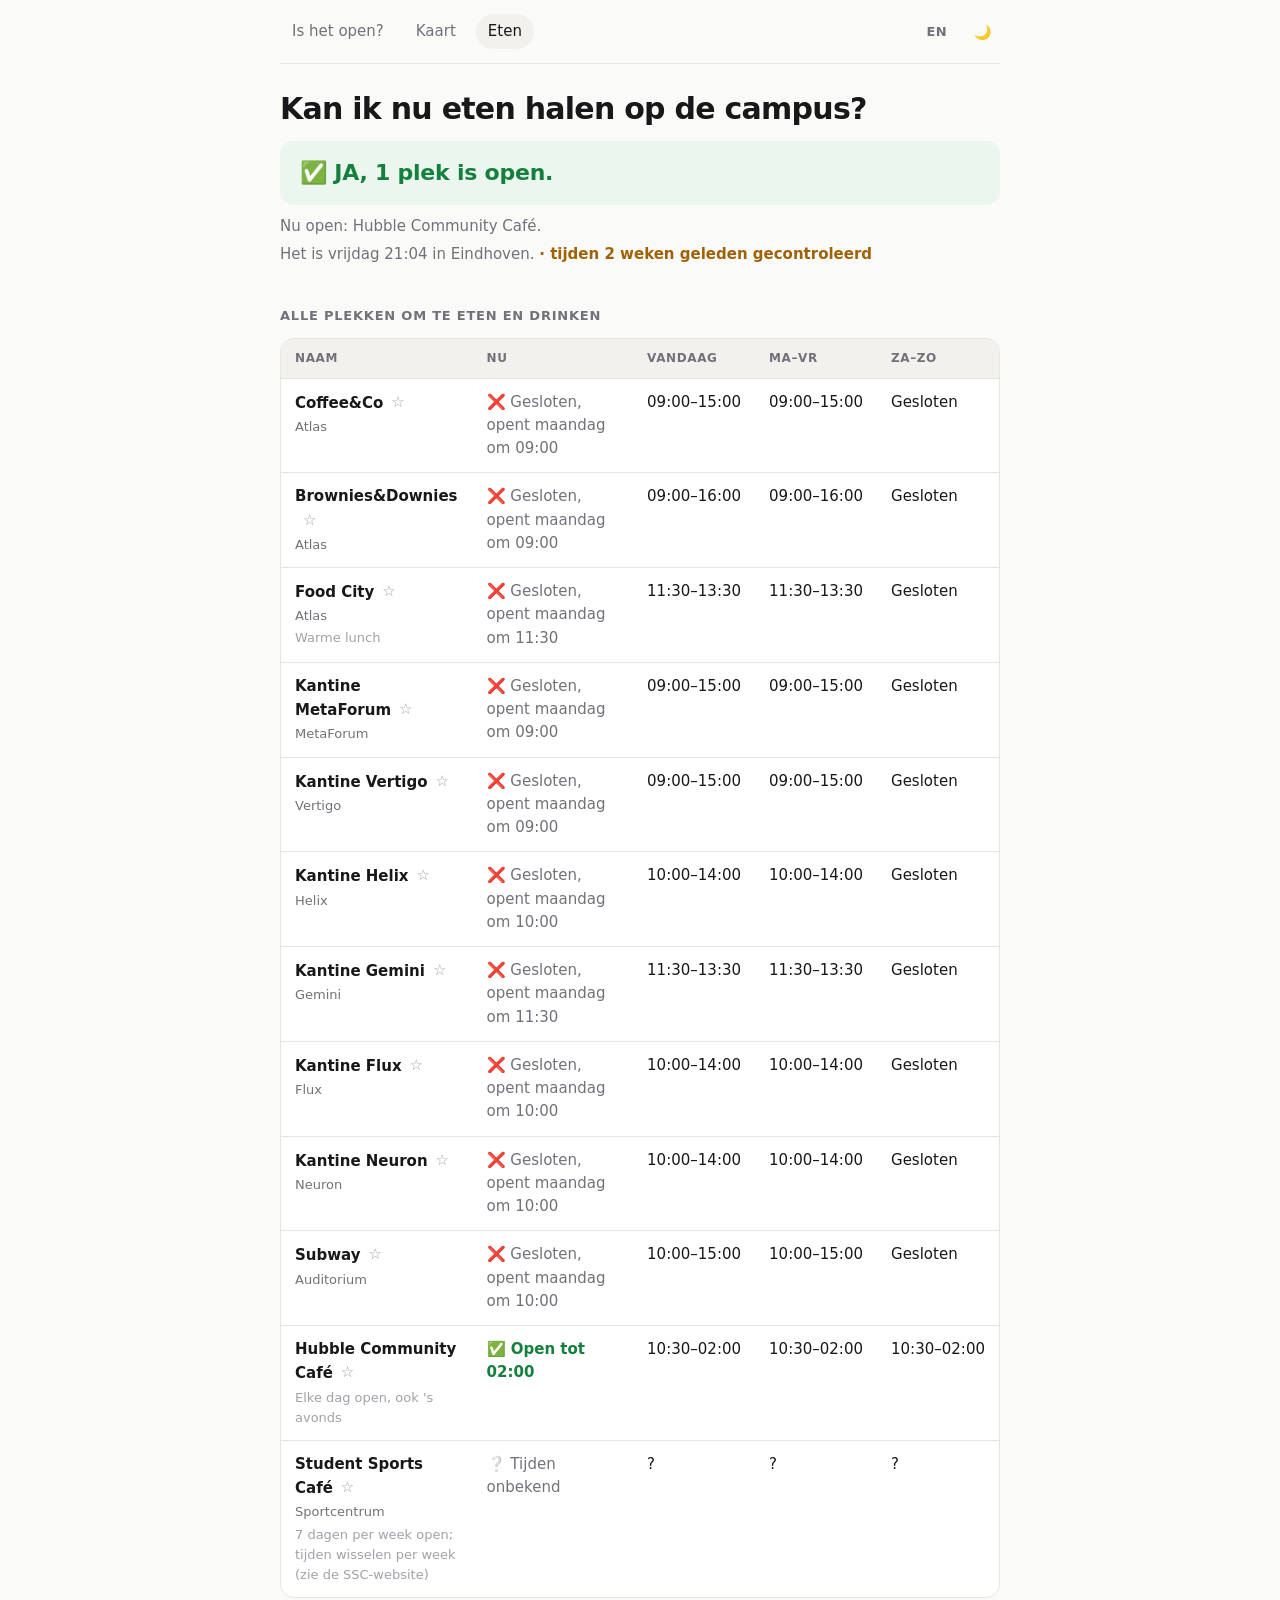
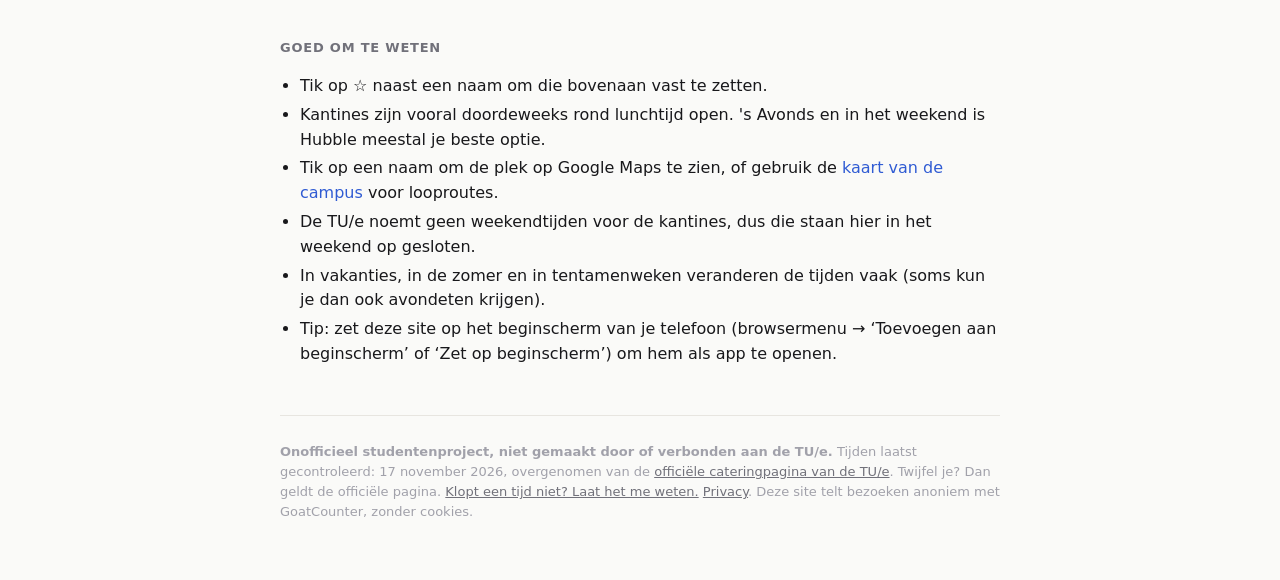
<file: nl/eten.html>
<!DOCTYPE html>
<html lang="nl">
<head>
<meta charset="utf-8">
<meta name="viewport" content="width=device-width, initial-scale=1">
<title>Kan ik eten halen op de campus? – Is de TU/e open?</title>
<meta name="description" content="Welke kantines, koffiebars en cafés op de TU/e-campus zijn nu open?">
<link rel="icon" type="image/png" href="../img/favicon.png">
<meta property="og:type" content="website">
<meta property="og:site_name" content="Is de TU/e open?">
<meta property="og:title" content="Kan ik eten halen op de campus? – Is de TU/e open?">
<meta property="og:description" content="Welke kantines, koffiebars en cafés op de TU/e-campus zijn nu open?">
<meta property="og:url" content="https://istueopen.nl/nl/eten">
<meta property="og:image" content="https://istueopen.nl/img/preview-nl.png">
<meta property="og:image:width" content="1200">
<meta property="og:image:height" content="630">
<meta property="og:image:alt" content="Is de TU/e open? Live openingstijden van alle gebouwen.">
<meta name="twitter:card" content="summary_large_image">
<link rel="canonical" href="https://istueopen.nl/nl/eten">
<link rel="alternate" hreflang="en" href="https://istueopen.nl/food">
<link rel="alternate" hreflang="nl" href="https://istueopen.nl/nl/eten">
<link rel="manifest" href="manifest.webmanifest">
<link rel="apple-touch-icon" href="../apple-touch-icon.png">
<meta name="theme-color" content="#fafaf8" media="(prefers-color-scheme: light)">
<meta name="theme-color" content="#111113" media="(prefers-color-scheme: dark)">
<link rel="stylesheet" href="../css/style.css">
<script src="../js/site.js"></script>
</head>
<body>

<nav>
  <a href="./">Is het open?</a> |
  <a href="kaart">Kaart</a> |
  <a href="eten" aria-current="page">Eten</a> |
  <a href="../food" hreflang="en" lang="en" aria-label="English" title="English">EN</a>
</nav>
<hr>

<div id="banner" hidden></div>

<h1>Kan ik nu eten halen op de campus?</h1>
<h2 id="answer">Even kijken…</h2>
<p id="summary"></p>
<p id="clock"></p>
<div class="jump" role="navigation" aria-label="Op deze pagina"></div>
<hr>
<div id="mine" hidden data-jump="Jouw plekken"></div>

<noscript>
  <p><b>Zet JavaScript aan om te zien wat er nu open is.</b>
  Je kunt ook de <a href="https://www.tue.nl/universiteit/over-de-universiteit/faciliteiten/catering">officiële cateringpagina van de TU/e</a> bekijken.</p>
</noscript>

<h2 id="all" data-jump="Alle plekken">Alle plekken om te eten en drinken</h2>
<table border="1" cellpadding="6" cellspacing="0">
  <thead id="head"></thead>
  <tbody id="food"></tbody>
</table>

<h2 id="info" data-jump="Goed om te weten">Goed om te weten</h2>
<ul>
  <li>Tik op ☆ naast een naam om die bovenaan vast te zetten.</li>
  <li>Kantines zijn vooral doordeweeks rond lunchtijd open. 's Avonds en in het weekend is Hubble meestal je beste optie.</li>
  <li>Tik op een naam om de plek op Google Maps te zien, of gebruik de <a href="kaart">kaart van de campus</a> voor looproutes.</li>
  <li>De TU/e noemt geen weekendtijden voor de kantines, dus die staan hier in het weekend op gesloten.</li>
  <li>In vakanties, in de zomer en in tentamenweken veranderen de tijden vaak (soms kun je dan ook avondeten krijgen).</li>
  <li>Tip: zet deze site op het beginscherm van je telefoon (browsermenu → ‘Toevoegen aan beginscherm’ of ‘Zet op beginscherm’) om hem als app te openen.</li>
</ul>

<hr>
<footer>
  <p><small>
    <b>Onofficieel studentenproject, niet gemaakt door of verbonden aan de TU/e.</b>
    Tijden laatst gecontroleerd: <span id="checked"></span>, overgenomen van de
    <a href="https://www.tue.nl/universiteit/over-de-universiteit/faciliteiten/catering">officiële cateringpagina van de TU/e</a>.
    Twijfel je? Dan geldt de officiële pagina.
    <a href="melden">Klopt een tijd niet? Laat het me weten.</a>
    <a href="privacy">Privacy</a>.
    Deze site telt bezoeken anoniem met GoatCounter, zonder cookies.
  </small></p>
</footer>

<script src="../js/hours.js"></script>
<script src="../js/open.js"></script>
<script>
function render() {
  var now = amsterdamNow();
  renderBanner("banner", now);
  renderTable("head", "food", window.FOOD, now, true);
  renderMine("mine", window.FOOD, now, "Jouw plekken");

  var known = window.FOOD.filter(function (f) { return !f.unknown; });
  var open = known.filter(function (f) { return status(f, now).open; });
  var answer = document.getElementById("answer"), summary = document.getElementById("summary");
  if (open.length === 0) {
    answer.textContent = "❌ NEE, alles met bekende tijden is dicht.";
    summary.textContent = "In de lijst hieronder zie je wat als eerste weer opengaat. Het Student Sports Café is 7 dagen per week open (tijden op de website).";
  } else {
    answer.textContent = "✅ JA, " + open.length + (open.length === 1 ? " plek is" : " plekken zijn") + " open.";
    summary.textContent = "Nu open: " + open.map(function (f) {
      return nameOf(f) + (f.building ? " (" + buildingOf(f) + ")" : "");
    }).join(", ") + ".";
  }
  var hol = holidayWarning(now);
  if (hol) {
    answer.textContent = "⚠️ NIET ZEKER, het is " + hol + ".";
    summary.textContent = "Vandaag kunnen de tijden anders zijn. In de lijst hieronder staan de normale tijden.";
  }
  document.getElementById("clock").textContent = "Het is " + DAYS[now.day] + " " + now.time + " in Eindhoven.";
  addChecked(document.getElementById("clock"), now);
}

document.getElementById("checked").textContent = checkedText();
keepFresh(render);
</script>
<!-- goatcounter -->
<script data-goatcounter="https://istueopen.goatcounter.com/count" async src="//gc.zgo.at/count.js"></script>
</body>
</html>
</file>
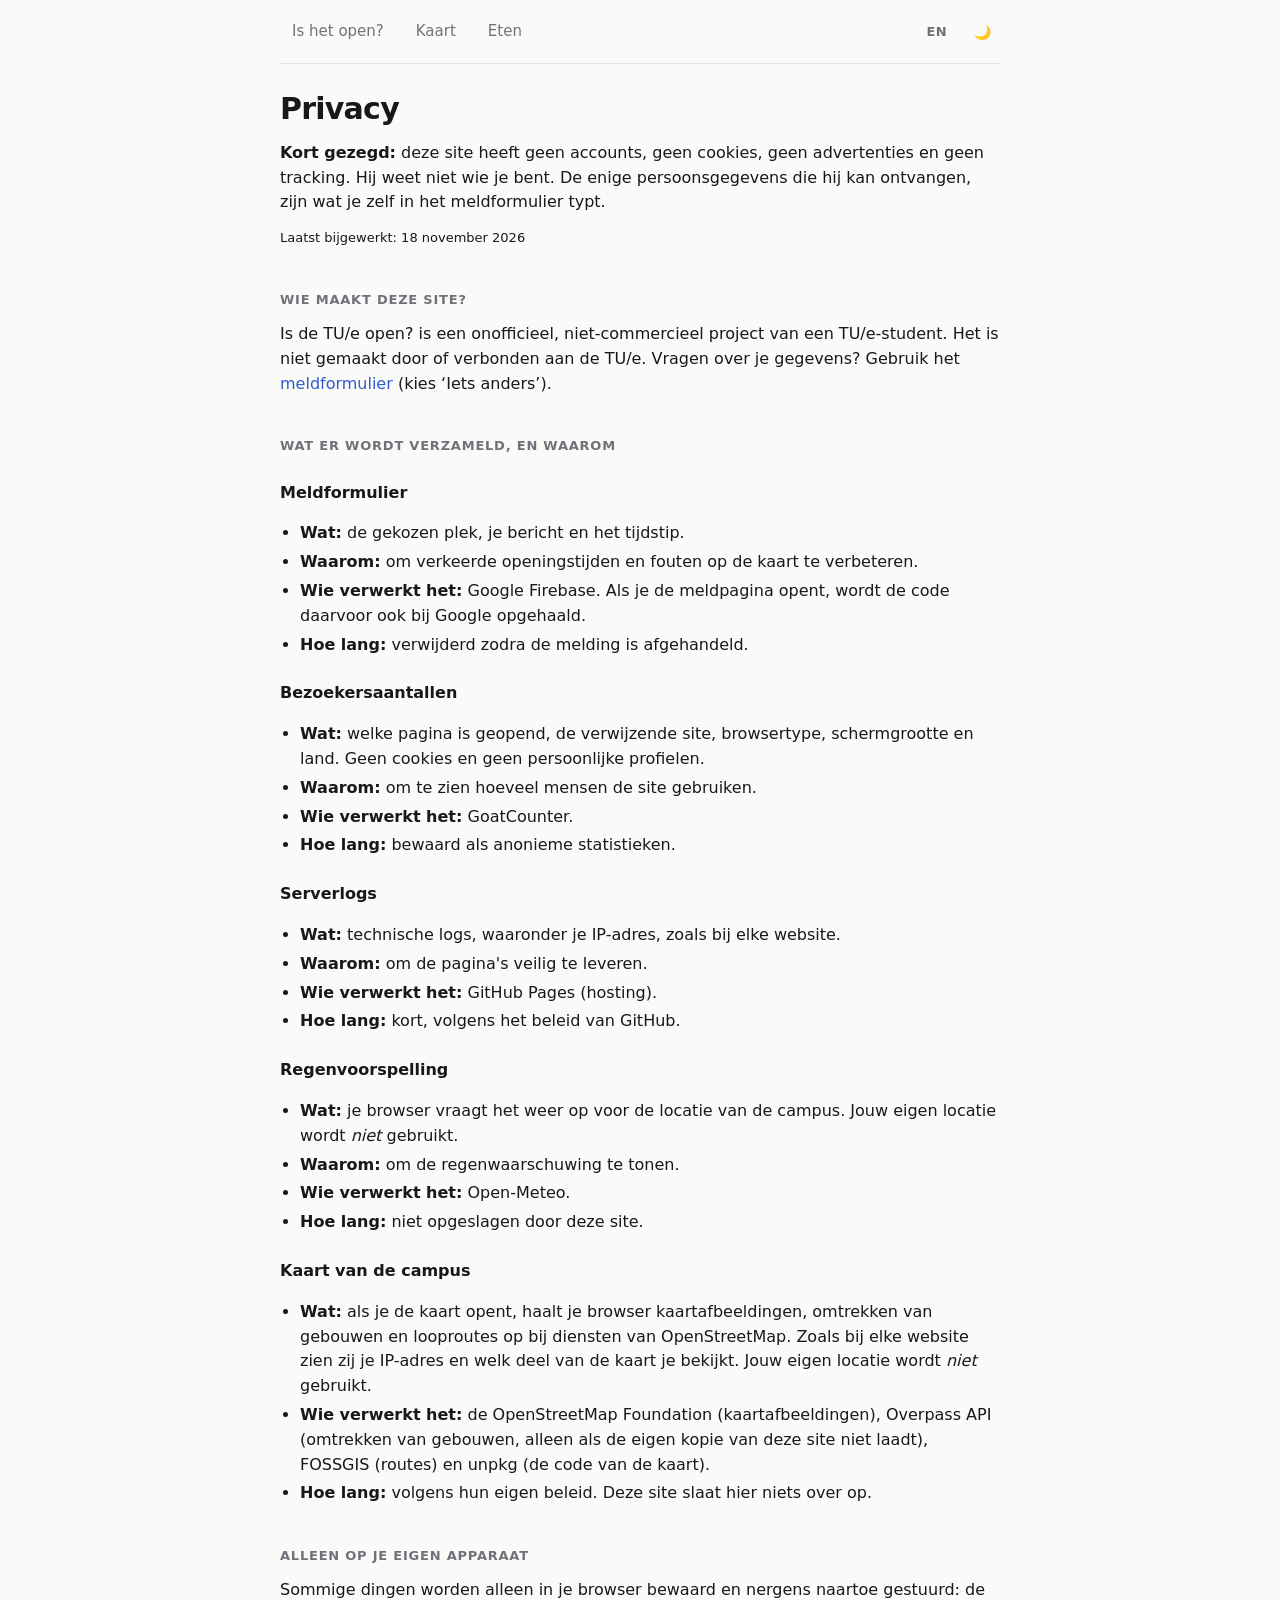
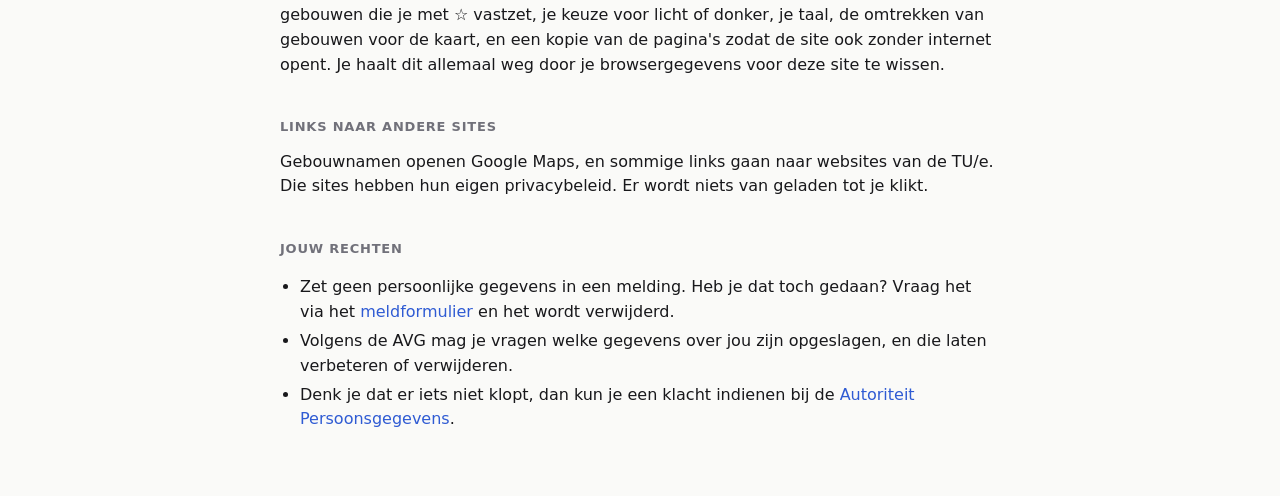
<file: nl/privacy.html>
<!DOCTYPE html>
<html lang="nl">
<head>
<meta charset="utf-8">
<meta name="viewport" content="width=device-width, initial-scale=1">
<title>Privacy – Is de TU/e open?</title>
<link rel="icon" type="image/png" href="../img/favicon.png">
<link rel="alternate" hreflang="en" href="https://istueopen.nl/privacy">
<link rel="alternate" hreflang="nl" href="https://istueopen.nl/nl/privacy">
<link rel="stylesheet" href="../css/style.css">
<script src="../js/site.js"></script>
</head>
<body>

<nav>
  <a href="./">Is het open?</a> |
  <a href="kaart">Kaart</a> |
  <a href="eten">Eten</a> |
  <a href="../privacy" hreflang="en" lang="en" aria-label="English" title="English">EN</a>
</nav>
<hr>

<h1>Privacy</h1>
<p><b>Kort gezegd:</b> deze site heeft geen accounts, geen cookies, geen advertenties en geen tracking. Hij weet niet wie je bent.
De enige persoonsgegevens die hij kan ontvangen, zijn wat je zelf in het meldformulier typt.</p>
<p><small>Laatst bijgewerkt: 18 november 2026</small></p>

<h2>Wie maakt deze site?</h2>
<p>Is de TU/e open? is een onofficieel, niet-commercieel project van een TU/e-student. Het is niet gemaakt door of verbonden aan de TU/e.
Vragen over je gegevens? Gebruik het <a href="melden">meldformulier</a> (kies ‘Iets anders’).</p>

<h2>Wat er wordt verzameld, en waarom</h2>
<h3>Meldformulier</h3>
<ul>
  <li><b>Wat:</b> de gekozen plek, je bericht en het tijdstip.</li>
  <li><b>Waarom:</b> om verkeerde openingstijden en fouten op de kaart te verbeteren.</li>
  <li><b>Wie verwerkt het:</b> Google Firebase. Als je de meldpagina opent, wordt de code daarvoor ook bij Google opgehaald.</li>
  <li><b>Hoe lang:</b> verwijderd zodra de melding is afgehandeld.</li>
</ul>

<h3>Bezoekersaantallen</h3>
<ul>
  <li><b>Wat:</b> welke pagina is geopend, de verwijzende site, browsertype, schermgrootte en land. Geen cookies en geen persoonlijke profielen.</li>
  <li><b>Waarom:</b> om te zien hoeveel mensen de site gebruiken.</li>
  <li><b>Wie verwerkt het:</b> GoatCounter.</li>
  <li><b>Hoe lang:</b> bewaard als anonieme statistieken.</li>
</ul>

<h3>Serverlogs</h3>
<ul>
  <li><b>Wat:</b> technische logs, waaronder je IP-adres, zoals bij elke website.</li>
  <li><b>Waarom:</b> om de pagina's veilig te leveren.</li>
  <li><b>Wie verwerkt het:</b> GitHub Pages (hosting).</li>
  <li><b>Hoe lang:</b> kort, volgens het beleid van GitHub.</li>
</ul>

<h3>Regenvoorspelling</h3>
<ul>
  <li><b>Wat:</b> je browser vraagt het weer op voor de locatie van de campus. Jouw eigen locatie wordt <i>niet</i> gebruikt.</li>
  <li><b>Waarom:</b> om de regenwaarschuwing te tonen.</li>
  <li><b>Wie verwerkt het:</b> Open-Meteo.</li>
  <li><b>Hoe lang:</b> niet opgeslagen door deze site.</li>
</ul>

<h3>Kaart van de campus</h3>
<ul>
  <li><b>Wat:</b> als je de kaart opent, haalt je browser kaartafbeeldingen, omtrekken van gebouwen en looproutes op bij diensten van OpenStreetMap. Zoals bij elke website zien zij je IP-adres en welk deel van de kaart je bekijkt. Jouw eigen locatie wordt <i>niet</i> gebruikt.</li>
  <li><b>Wie verwerkt het:</b> de OpenStreetMap Foundation (kaartafbeeldingen), Overpass API (omtrekken van gebouwen, alleen als de eigen kopie van deze site niet laadt), FOSSGIS (routes) en unpkg (de code van de kaart).</li>
  <li><b>Hoe lang:</b> volgens hun eigen beleid. Deze site slaat hier niets over op.</li>
</ul>

<h2>Alleen op je eigen apparaat</h2>
<p>Sommige dingen worden alleen in je browser bewaard en nergens naartoe gestuurd: de gebouwen die je met ☆ vastzet, je keuze voor licht of donker, je taal, de omtrekken van gebouwen voor de kaart, en een kopie van de pagina's zodat de site ook zonder internet opent.
Je haalt dit allemaal weg door je browsergegevens voor deze site te wissen.</p>

<h2>Links naar andere sites</h2>
<p>Gebouwnamen openen Google Maps, en sommige links gaan naar websites van de TU/e. Die sites hebben hun eigen privacybeleid.
Er wordt niets van geladen tot je klikt.</p>

<h2>Jouw rechten</h2>
<ul>
  <li>Zet geen persoonlijke gegevens in een melding. Heb je dat toch gedaan? Vraag het via het <a href="melden">meldformulier</a> en het wordt verwijderd.</li>
  <li>Volgens de AVG mag je vragen welke gegevens over jou zijn opgeslagen, en die laten verbeteren of verwijderen.</li>
  <li>Denk je dat er iets niet klopt, dan kun je een klacht indienen bij de
      <a href="https://www.autoriteitpersoonsgegevens.nl/">Autoriteit Persoonsgegevens</a>.</li>
</ul>

</body>
</html>
</file>
<file: css/style.css>
/* colours */
:root {
  --bg: #fafaf8; --fg: #18181b; --muted: #71717a; --faint: #a1a1aa; --line: #e7e5e0; --card: #fff; --soft: #f2f1ed;
  --accent: #2f5bd3;
  --green: #15803d; --greenbg: #eaf6ee; --red: #b91c1c; --redbg: #fcefee; --amber: #a16207; --amberbg: #fdf5e1;
  --radius: 14px;
  color-scheme: light dark;
}
@media (prefers-color-scheme: dark) {
  :root:not([data-theme="light"]) {
    --bg: #111113; --fg: #ececee; --muted: #9b9ba3; --faint: #6b6b73; --line: #26262b; --card: #18181b; --soft: #1f1f23;
    --accent: #8aa8ff;
    --green: #5bd185; --greenbg: #13281b; --red: #f38b84; --redbg: #2e1614; --amber: #f0c25a; --amberbg: #2c2412;
  }
}
:root[data-theme="dark"] {
  --bg: #111113; --fg: #ececee; --muted: #9b9ba3; --faint: #6b6b73; --line: #26262b; --card: #18181b; --soft: #1f1f23;
  --accent: #8aa8ff;
  --green: #5bd185; --greenbg: #13281b; --red: #f38b84; --redbg: #2e1614; --amber: #f0c25a; --amberbg: #2c2412;
  color-scheme: dark;
}
:root[data-theme="light"] { color-scheme: light; }

/* base */
* { box-sizing: border-box; }
html { -webkit-text-size-adjust: 100%; }
body {
  margin: 0 auto; max-width: 760px; padding: 0 20px 48px;
  background: var(--bg); color: var(--fg);
  font: 16px/1.55 system-ui, -apple-system, "Segoe UI", Roboto, "Helvetica Neue", sans-serif;
  -webkit-font-smoothing: antialiased;
}
a { color: var(--accent); text-decoration: none; }
a:hover { text-decoration: underline; }
hr { display: none; }
h1 { font-size: 30px; line-height: 1.15; letter-spacing: -0.025em; margin: 28px 0 14px; }
h2 { font-size: 13px; font-weight: 600; text-transform: uppercase; letter-spacing: .06em; color: var(--muted); margin: 40px 0 12px; }
h3 { font-size: 16px; margin: 24px 0 6px; }
p { margin: 10px 0; }
ul { padding-left: 20px; }
li { margin: 4px 0; }
small { font-size: 13px; }

/* menu */
nav {
  display: flex; align-items: center; gap: 4px; flex-wrap: wrap;
  font-size: 0; padding: 14px 0; border-bottom: 1px solid var(--line);
}
nav a {
  font-size: 15px; font-weight: 500; color: var(--muted);
  padding: 6px 12px; border-radius: 999px; text-decoration: none;
}
nav a:hover { color: var(--fg); background: var(--soft); text-decoration: none; }
nav a[aria-current="page"] { color: var(--fg); background: var(--soft); }
nav a[hreflang] { margin-left: auto; font-size: 13px; font-weight: 600; letter-spacing: .03em; }
#theme {
  font-size: 14px; line-height: 1; padding: 7px 9px; margin-left: 2px;
  background: none; border: 0; border-radius: 999px; cursor: pointer;
}
#theme:hover { background: var(--soft); }

/* the big answer */
#answer {
  text-transform: none; color: var(--fg);
  font-size: 22px; line-height: 1.3; font-weight: 700; letter-spacing: -0.01em;
  margin: 0 0 10px; padding: 18px 20px; border-radius: var(--radius); background: var(--soft);
}
#answer.yes { background: var(--greenbg); color: var(--green); }
#answer.no { background: var(--redbg); color: var(--red); }
#answer.warn { background: var(--amberbg); color: var(--amber); }
#summary, #clock { color: var(--muted); margin: 4px 0; font-size: 15px; }

/* small notices under the answer */
#weather, #exam, #banner p, #offline {
  margin: 6px 0; padding: 10px 14px; border-radius: 12px; background: var(--soft); font-size: 15px;
}
#weather small, #weather small a { color: var(--faint); }
#banner p, #offline { background: var(--amberbg); }

/* your buildings */
#mine { margin-top: 8px; }
#mine ul, #study ul { list-style: none; padding: 0; margin: 0; }
#mine li {
  display: flex; flex-wrap: wrap; align-items: center; gap: 4px 8px;
  margin: 0; padding: 12px 14px; background: var(--card); border: 1px solid var(--line);
}
#mine li:first-child { border-radius: 12px 12px 0 0; }
#mine li:last-child { border-radius: 0 0 12px 12px; }
#mine li:only-child { border-radius: 12px; }
#mine li + li { border-top: 0; }
#mine li > b a { color: var(--fg); }
#mine li button[data-star] { margin-left: -4px; }
#mine .next { flex-basis: 100%; color: var(--muted); font-size: 14px; }
#mine .actions { margin-left: auto; display: flex; gap: 6px; }

/* where to study */
#study li { display: flex; flex-wrap: wrap; gap: 2px 8px; padding: 6px 0; margin: 0; border-bottom: 1px solid var(--line); }
#study li:last-child { border-bottom: 0; }
#study .next { flex-basis: 100%; color: var(--muted); font-size: 14px; }

/* status colours */
.open, .open b { color: var(--green); font-weight: 600; }
.soon, .soon b { color: var(--amber); font-weight: 600; }
.closed, .unknown { color: var(--muted); }

/* buttons and forms */
button, input, select, textarea { font: inherit; color: var(--fg); }
button {
  font-size: 14px; padding: 5px 11px; cursor: pointer;
  background: var(--soft); border: 0; border-radius: 999px;
}
button:hover { filter: brightness(.96); }
button[type="submit"] { font-size: 16px; font-weight: 600; padding: 10px 20px; background: var(--fg); color: var(--bg); }
button:disabled { opacity: .5; cursor: default; }
button[data-star] {
  background: none; padding: 0 2px; margin-left: 6px; font-size: 15px; color: var(--faint); vertical-align: 1px;
}
button[data-star][aria-pressed="true"] { color: inherit; }
input, select, textarea {
  width: 100%; max-width: 520px; padding: 10px 12px; margin-top: 4px;
  background: var(--card); border: 1px solid var(--line); border-radius: 10px;
}
input:focus, select:focus, textarea:focus { outline: 2px solid var(--accent); outline-offset: -1px; border-color: transparent; }
fieldset { border: 0; padding: 0; margin: 20px 0 0; }
legend { font-size: 13px; font-weight: 600; text-transform: uppercase; letter-spacing: .06em; color: var(--muted); padding: 0; margin-bottom: 4px; }
label { font-weight: 500; }
:focus-visible { outline: 2px solid var(--accent); outline-offset: 2px; }

/* tables */
table {
  width: 100%; border-collapse: separate; border-spacing: 0; font-size: 15px;
  background: var(--card); border: 1px solid var(--line) !important; border-radius: var(--radius); overflow: hidden;
}
th, td { border: 0 !important; border-top: 1px solid var(--line) !important; padding: 12px 14px !important; text-align: left; vertical-align: top; }
thead th { white-space: nowrap; border-top: 0 !important; padding-top: 10px !important; padding-bottom: 10px !important;
  font-size: 12px; font-weight: 600; text-transform: uppercase; letter-spacing: .05em; color: var(--muted); background: var(--soft); }
tbody th { font-weight: 600; }
tbody th a { color: var(--fg); }
tbody tr.linked { background: var(--amberbg); }
th .meta, th .note { display: block; font-size: 13px; font-weight: 400; color: var(--muted); margin-top: 2px; }
th .note, td.note { color: var(--faint); }
td.status { min-width: 8em; }
td.time { white-space: nowrap; }
th .meta .nw { white-space: nowrap; }
th .meta { overflow-wrap: normal; }
td.note { min-width: 8em; }
td.note { font-size: 14px; }
tbody th { overflow-wrap: anywhere; }

/* footer */
footer { margin-top: 48px; padding-top: 16px; border-top: 1px solid var(--line); }
footer, footer small { color: var(--faint); font-size: 13px; }
footer a { color: var(--muted); text-decoration: underline; }

/* back to top */
#top {
  position: fixed; right: 16px; bottom: 16px; width: 42px; height: 42px; padding: 0;
  font-size: 18px; background: var(--fg); color: var(--bg); border-radius: 999px;
  box-shadow: 0 6px 20px rgba(0,0,0,.18); z-index: 500;
}

/* campus map */
#mapcard { background: var(--card); border: 1px solid var(--line); border-radius: var(--radius); overflow: hidden; }
#map { height: 62vh; min-height: 340px; max-height: 620px; background: var(--soft); }
#map.failed { display: flex; align-items: center; justify-content: center; text-align: center; padding: 20px; color: var(--muted); }
.leaflet-container { font: inherit; }
.leaflet-tooltip.blabel { background: transparent; border: 0; box-shadow: none; padding: 0; color: #fff; font-weight: 700; font-size: 11px;
  text-shadow: 0 0 3px rgba(0,0,0,.8), 0 0 2px rgba(0,0,0,.8); }
.leaflet-tooltip.blabel::before { display: none; }
.legend { display: flex; flex-wrap: wrap; gap: 6px 16px; padding: 10px 14px; font-size: 13px; color: var(--muted); border-top: 1px solid var(--line); }
.legend .dot { display: inline-block; width: 10px; height: 10px; border-radius: 3px; margin-right: 6px; vertical-align: -1px; }
.dot.open { background: #1f7a3f; } .dot.soon { background: #e09a1b; } .dot.closed { background: #8a8a85; } .dot.route { background: #2f5bd3; }
#routebox { margin: 12px 0; padding: 14px 16px; border-radius: var(--radius); background: var(--card); border: 1px solid var(--line); }
#routebox b.t { font-size: 20px; letter-spacing: -0.01em; }
#routebox button { margin-top: 10px; }
#missing { color: var(--muted); font-size: 14px; }
@media (prefers-color-scheme: dark) { :root:not([data-theme="light"]) .leaflet-tile-pane { filter: invert(1) hue-rotate(180deg) brightness(.9) contrast(.9); } }
:root[data-theme="dark"] .leaflet-tile-pane { filter: invert(1) hue-rotate(180deg) brightness(.9) contrast(.9); }

/* phones */
@media (max-width: 699px) {
  body { padding: 0 16px 40px; }
  h1 { font-size: 26px; margin-top: 22px; }
  h2 { margin-top: 32px; }
  #answer { font-size: 20px; padding: 16px 18px; }
  th, td { padding: 11px 12px !important; }
  table { font-size: 15px; }
  td.status { width: 45%; min-width: 0; }
}
@media (max-width: 400px) {
  nav { gap: 0; }
  nav a { font-size: 14px; padding: 6px 9px; }
  nav a[hreflang] { font-size: 12px; }
}
@media (max-width: 340px) {
  nav a { font-size: 13px; padding: 5px 7px; }
}

/* phone cards */
.filter { display: flex; gap: 6px; flex-wrap: wrap; margin: 0 0 12px; }
.filter button { font-size: 14px; padding: 6px 13px; border-radius: 99px; background: var(--soft); color: var(--muted); border: 0; }
.filter button[aria-pressed="true"] { background: var(--fg); color: var(--bg); }
.cards { list-style: none; padding: 0; margin: 0; display: grid; gap: 8px; }
.card { display: flex; gap: 10px; align-items: flex-start; background: var(--card); border: 1px solid var(--line);
  border-left: 5px solid var(--line); border-radius: var(--radius); padding: 12px 10px 12px 14px; }
.card.open { border-left-color: var(--green); }
.card.soon { border-left-color: var(--amber); }
.card.closed, .card.unknown { border-left-color: var(--line); }
.card.linked { background: var(--amberbg); }
.card .main { flex: 1; min-width: 0; }
.card .top { display: block; }
.card .top b { font-size: 16px; }
.card .top b a { color: var(--fg); text-decoration: none; }
.card .st { display: block; font-size: 14px; font-weight: 600; margin-top: 2px; }
.card.open .st { color: var(--green); }
.card.soon .st { color: var(--amber); }
.card.closed .st, .card.unknown .st { color: var(--muted); font-weight: 500; }
.card.closed .top b a, .card.unknown .top b a { color: var(--muted); }
.card .sub { font-size: 13px; color: var(--muted); margin-top: 3px; }
.card .sub .nw { white-space: nowrap; }
.card .cnote { font-size: 13px; color: var(--faint); margin-top: 2px; }
.card button[data-star] { margin: -4px -2px 0 0; }
.cardbox .empty { color: var(--muted); }
.card.open, .card.soon, .card.closed, .card.unknown { color: var(--fg); font-weight: 400; }
[hidden] { display: none !important; }
.checked { color: var(--faint); white-space: nowrap; }
.checked.old { color: var(--amber); font-weight: 600; }

/* jump to a section */
.jump { display: flex; flex-wrap: nowrap; gap: 6px; overflow-x: auto; scrollbar-width: none; margin: 14px 0 6px; padding: 8px 0; }
.jump::-webkit-scrollbar { display: none; }
.jump a { flex: none; font-size: 14px; padding: 6px 13px; border-radius: 99px; background: var(--soft); color: var(--muted); text-decoration: none; white-space: nowrap; }
.jump a:hover { color: var(--fg); text-decoration: none; }
.jump a.on { background: var(--fg); color: var(--bg); }
[data-jump] { scroll-margin-top: 16px; }
@media (max-width: 699px) {
  .jump { position: sticky; top: 0; z-index: 20; margin: 14px -16px 6px; padding: 8px 16px;
    background: var(--bg); background: color-mix(in srgb, var(--bg) 92%, transparent);
    -webkit-backdrop-filter: blur(8px); backdrop-filter: blur(8px); }
  .jump.stuck { border-bottom: 1px solid var(--line); }
  [data-jump] { scroll-margin-top: 68px; }
}
@media (prefers-reduced-motion: no-preference) { html { scroll-behavior: smooth; } }
@media (min-width: 700px) { .jump { display: none; } }
html { overflow-anchor: none; }
#mine .cards li { padding: 12px 10px 12px 14px; background: var(--card); border: 1px solid var(--line); border-left: 5px solid var(--line); border-radius: var(--radius); }
#mine .cards li.open { border-left-color: var(--green); }
#mine .cards li.soon { border-left-color: var(--amber); }
#mine .cards li + li { border-top: 1px solid var(--line); }
#mine .cards .cnext { font-size: 13px; color: var(--muted); margin-top: 2px; }
#mine .cards .actions { display: flex; gap: 6px; margin-top: 8px; }
#mine .cards li { display: flex; flex-wrap: nowrap; align-items: flex-start; gap: 10px; margin: 0; }
#mine .cards li.linked { background: var(--amberbg); }
#mine .cards .actions { margin-left: 0; }
#mine .cards { display: grid; gap: 8px; }
.legend .dot.walk { border-radius: 1px; width: 16px; height: 6px; background: #1f7a3f; box-shadow: 0 0 0 2px #fff; vertical-align: 1px; }
</file>
